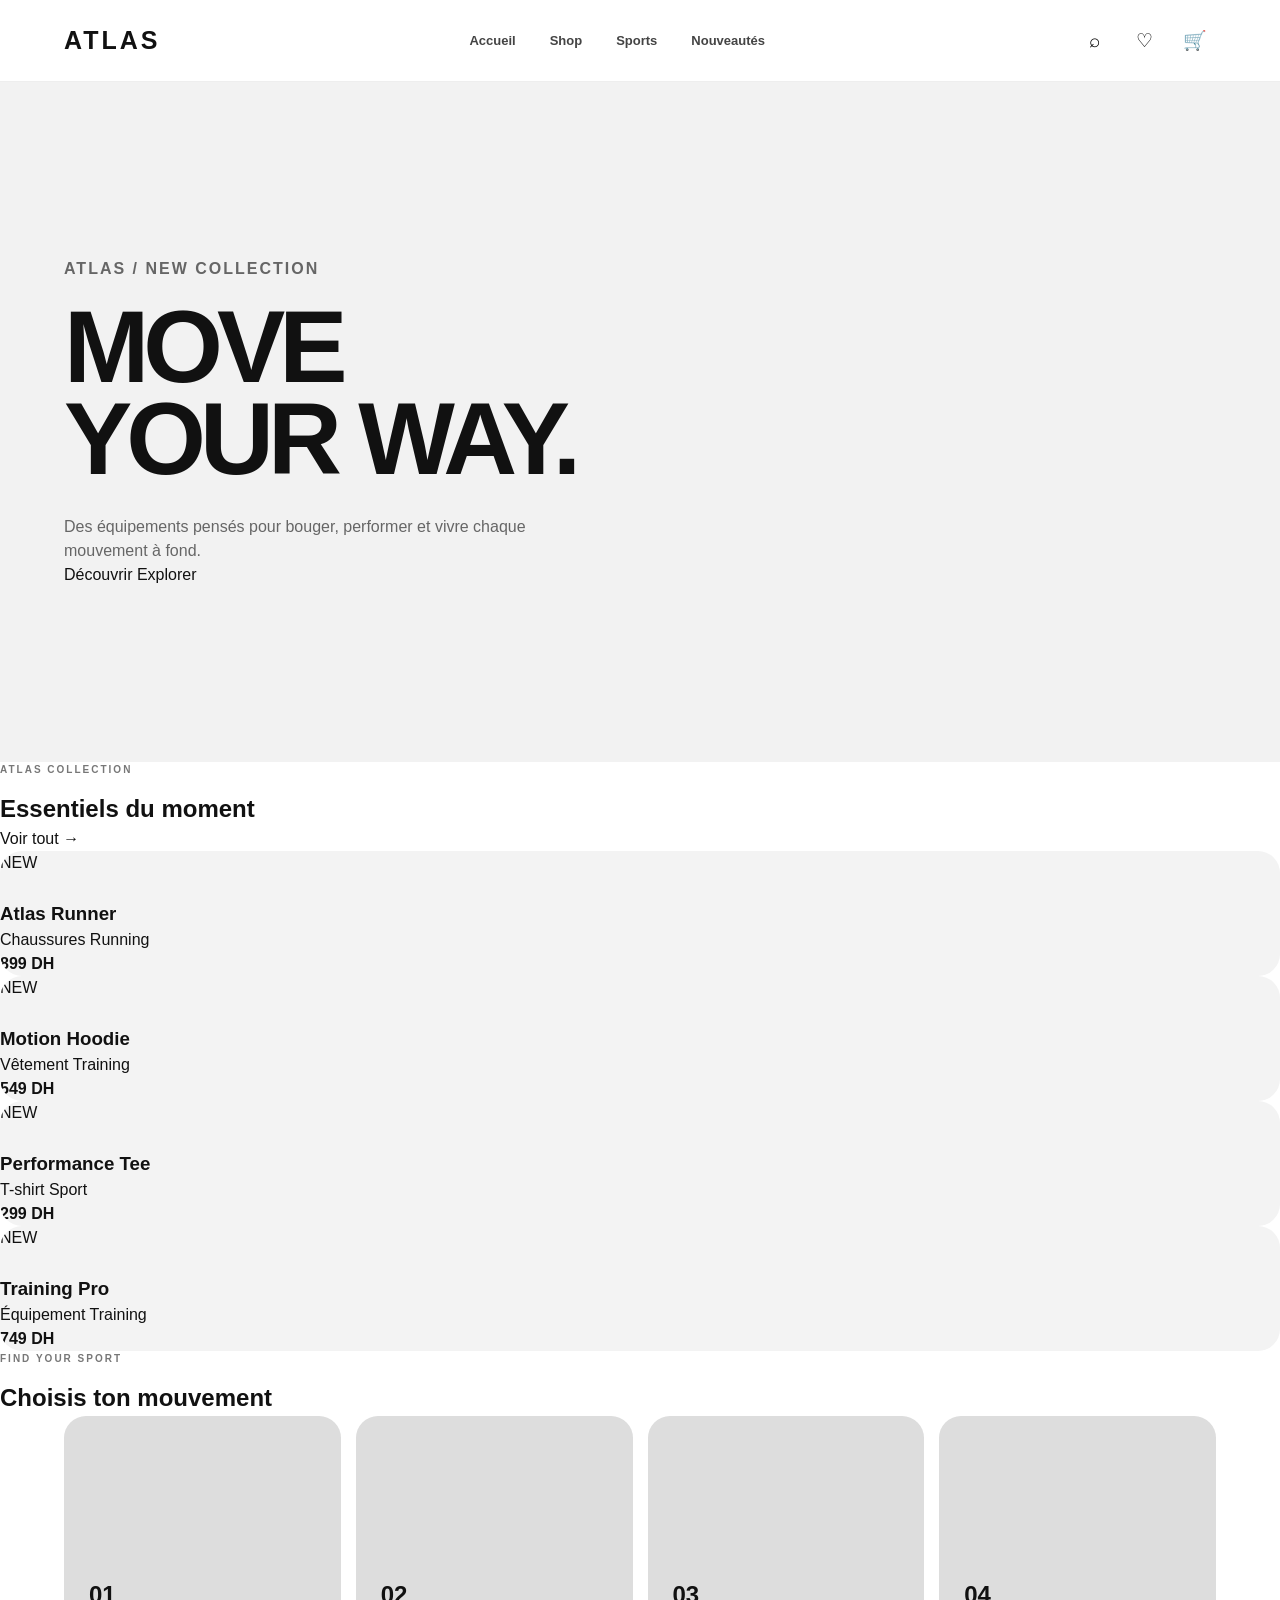
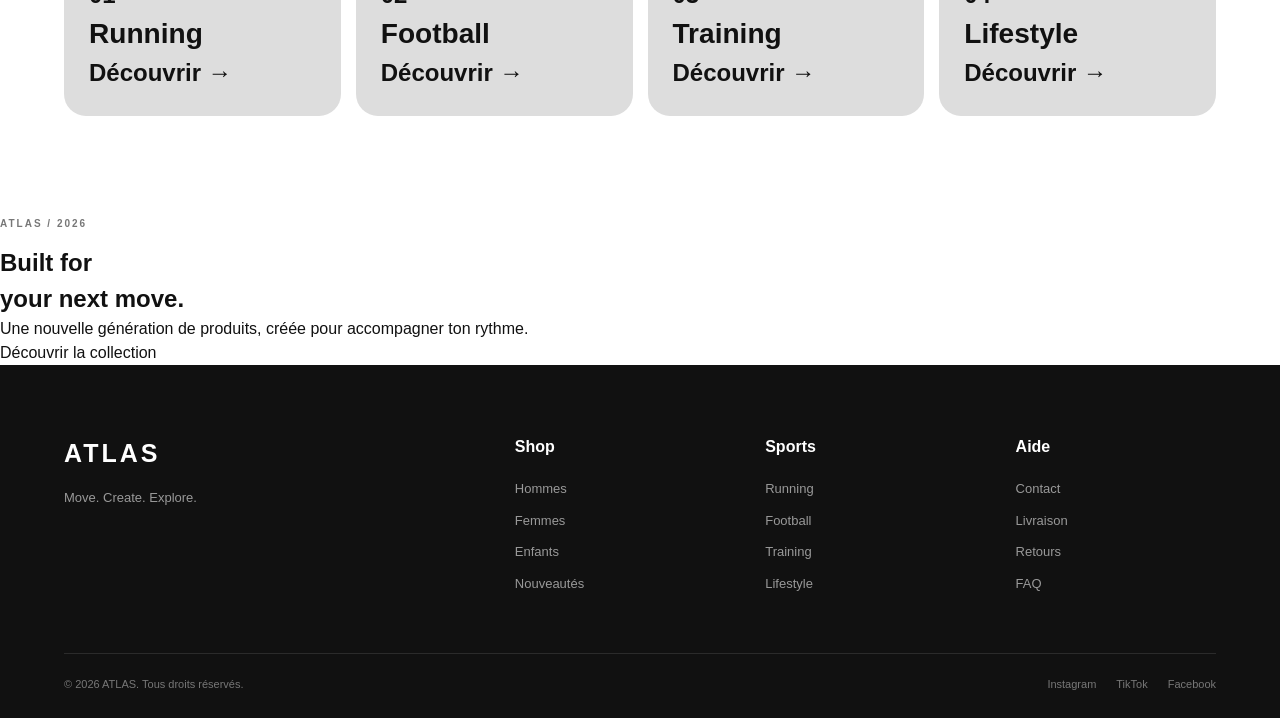
<file: index.html>
<!DOCTYPE html>
<html lang="fr">
<head>
    <meta charset="UTF-8">
    <meta name="viewport" content="width=device-width, initial-scale=1.0">
    <title>ATLAS — Move Your Way</title>
    <link rel="stylesheet" href="style.css">
</head>

<body>

    <!-- NAVBAR -->
    <header class="navbar">
        <div class="logo">ATLAS</div>

        <nav class="nav-links">
            <a href="#home">Accueil</a>
            <a href="#shop">Shop</a>
            <a href="#sports">Sports</a>
            <a href="#new">Nouveautés</a>
        </nav>

        <div class="nav-actions">
            <button>⌕</button>
            <button>♡</button>
            <button>🛒</button>
        </div>
    </header>


    <!-- HERO -->
    <main>

        <section class="hero" id="home">
            <div class="hero-content">
                <p class="small-title">ATLAS / NEW COLLECTION</p>

                <h1>MOVE<br>YOUR WAY.</h1>

                <p class="hero-text">
                    Des équipements pensés pour bouger,
                    performer et vivre chaque mouvement à fond.
                </p>

                <div class="hero-buttons">
                    <a href="#shop" class="btn btn-black">Découvrir</a>
                    <a href="#sports" class="btn btn-light">Explorer</a>
                </div>
            </div>
        </section>


        <!-- SHOP -->
        <section class="shop-section" id="shop">

            <div class="section-heading">
                <div>
                    <p class="small-title">ATLAS COLLECTION</p>
                    <h2>Essentiels du moment</h2>
                </div>

                <a href="#">Voir tout →</a>
            </div>


            <div class="product-grid">

                <article class="product-card">
                    <div class="product-image product-one">
                        <span>NEW</span>
                    </div>

                    <div class="product-info">
                        <div>
                            <h3>Atlas Runner</h3>
                            <p>Chaussures Running</p>
                        </div>

                        <strong>899 DH</strong>
                    </div>
                </article>


                <article class="product-card">
                    <div class="product-image product-two">
                        <span>NEW</span>
                    </div>

                    <div class="product-info">
                        <div>
                            <h3>Motion Hoodie</h3>
                            <p>Vêtement Training</p>
                        </div>

                        <strong>549 DH</strong>
                    </div>
                </article>


                <article class="product-card">
                    <div class="product-image product-three">
                        <span>NEW</span>
                    </div>

                    <div class="product-info">
                        <div>
                            <h3>Performance Tee</h3>
                            <p>T-shirt Sport</p>
                        </div>

                        <strong>299 DH</strong>
                    </div>
                </article>


                <article class="product-card">
                    <div class="product-image product-four">
                        <span>NEW</span>
                    </div>

                    <div class="product-info">
                        <div>
                            <h3>Training Pro</h3>
                            <p>Équipement Training</p>
                        </div>

                        <strong>749 DH</strong>
                    </div>
                </article>

            </div>
        </section>


        <!-- SPORTS -->
        <section class="sports-section" id="sports">

            <div class="section-heading">
                <div>
                    <p class="small-title">FIND YOUR SPORT</p>
                    <h2>Choisis ton mouvement</h2>
                </div>
            </div>


            <div class="sports-grid">

                <a href="#" class="sport-card sport-running">
                    <div>
                        <p>01</p>
                        <h3>Running</h3>
                        <span>Découvrir →</span>
                    </div>
                </a>

                <a href="#" class="sport-card sport-football">
                    <div>
                        <p>02</p>
                        <h3>Football</h3>
                        <span>Découvrir →</span>
                    </div>
                </a>

                <a href="#" class="sport-card sport-training">
                    <div>
                        <p>03</p>
                        <h3>Training</h3>
                        <span>Découvrir →</span>
                    </div>
                </a>

                <a href="#" class="sport-card sport-lifestyle">
                    <div>
                        <p>04</p>
                        <h3>Lifestyle</h3>
                        <span>Découvrir →</span>
                    </div>
                </a>

            </div>
        </section>


        <!-- NEW COLLECTION -->
        <section class="new-section" id="new">

            <div class="new-content">
                <p class="small-title">ATLAS / 2026</p>

                <h2>Built for<br>your next move.</h2>

                <p>
                    Une nouvelle génération de produits,
                    créée pour accompagner ton rythme.
                </p>

                <a href="#shop" class="btn btn-white">
                    Découvrir la collection
                </a>
            </div>

        </section>

    </main>


    <!-- FOOTER -->
    <footer>

        <div class="footer-top">

            <div class="footer-brand">
                <div class="logo">ATLAS</div>
                <p>
                    Move. Create. Explore.
                </p>
            </div>


            <div class="footer-column">
                <h4>Shop</h4>
                <a href="#">Hommes</a>
                <a href="#">Femmes</a>
                <a href="#">Enfants</a>
                <a href="#">Nouveautés</a>
            </div>


            <div class="footer-column">
                <h4>Sports</h4>
                <a href="#">Running</a>
                <a href="#">Football</a>
                <a href="#">Training</a>
                <a href="#">Lifestyle</a>
            </div>


            <div class="footer-column">
                <h4>Aide</h4>
                <a href="#">Contact</a>
                <a href="#">Livraison</a>
                <a href="#">Retours</a>
                <a href="#">FAQ</a>
            </div>

        </div>


        <div class="footer-bottom">
            <p>© 2026 ATLAS. Tous droits réservés.</p>

            <div>
                <a href="#">Instagram</a>
                <a href="#">TikTok</a>
                <a href="#">Facebook</a>
            </div>
        </div>

    </footer>


    <script src="script.js"></script>

</body>
</html>
</file>
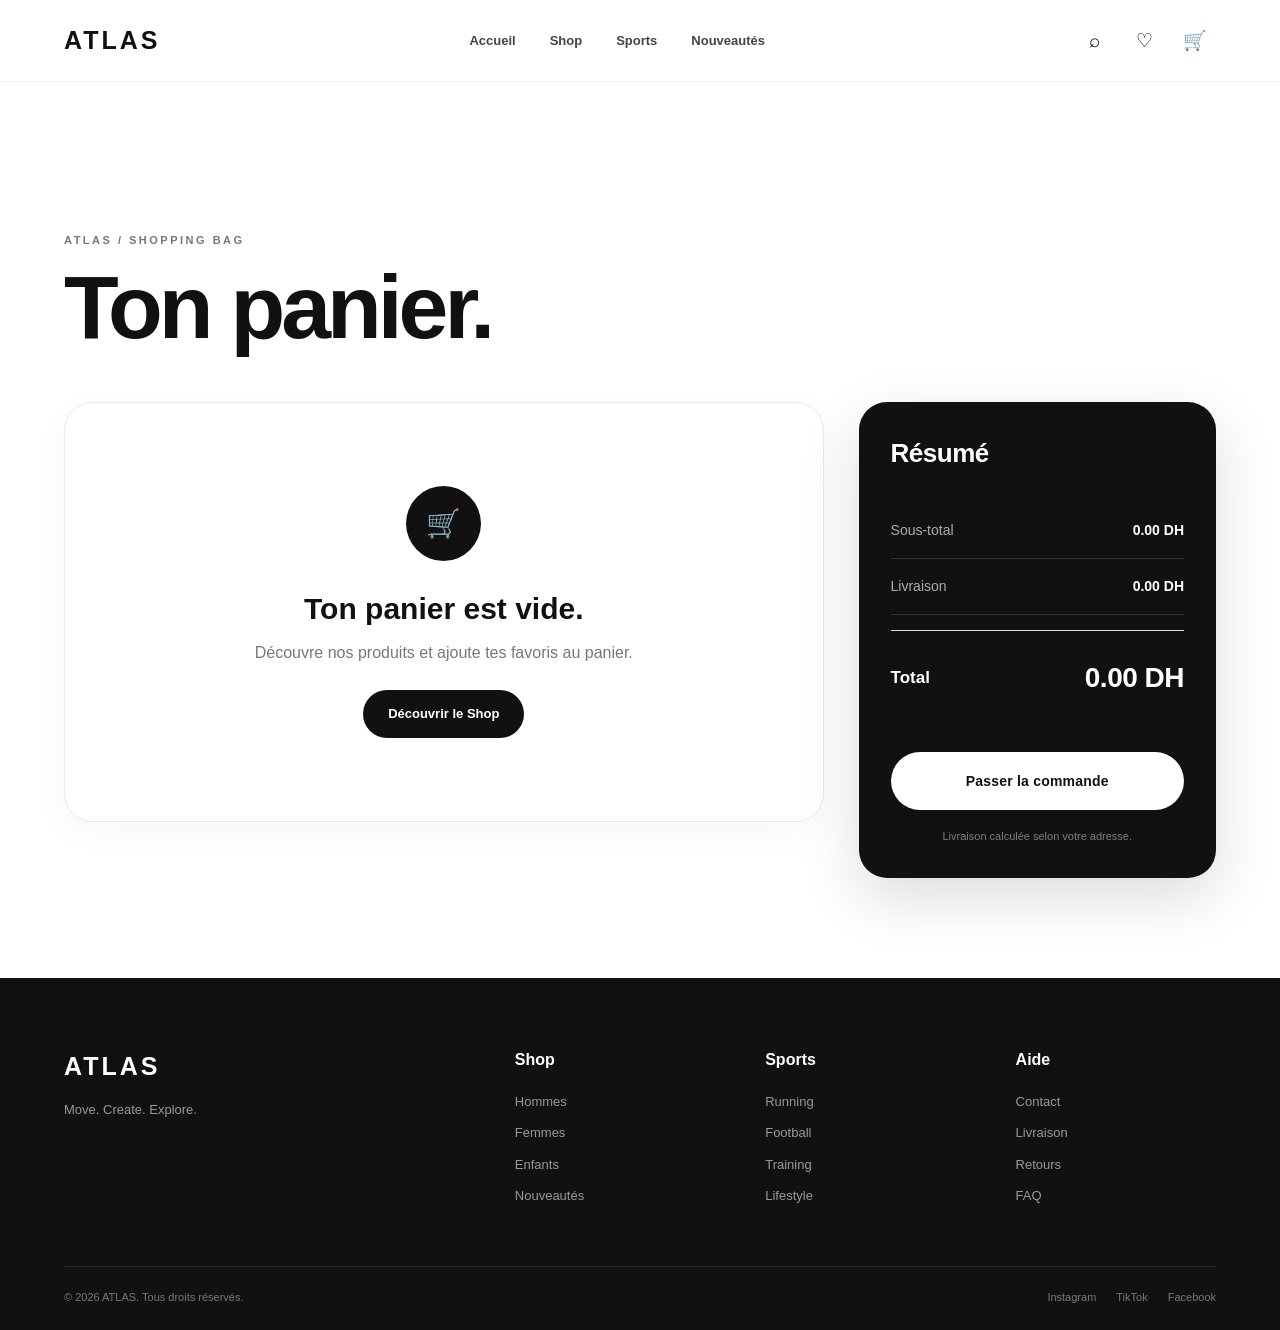
<file: cart.html>
<!DOCTYPE html>
<html lang="fr">

<head>

    <meta charset="UTF-8">
    <meta name="viewport" content="width=device-width, initial-scale=1.0">

    <title>ATLAS — Panier</title>

    <link rel="stylesheet" href="style.css">

    <style>

        /* =========================================
           ATLAS — PREMIUM CART PAGE
        ========================================= */

        .cart-page {
            max-width: 1450px;
            margin: 0 auto;
            padding: 150px 5% 100px;
        }


        /* =========================================
           CART HEADER
        ========================================= */

        .cart-header {
            margin-bottom: 55px;
        }

        .cart-header .small-title {
            margin-bottom: 18px;
            font-size: 11px;
            font-weight: 800;
            letter-spacing: 2.5px;
            text-transform: uppercase;
            color: #777;
        }

        .cart-header h1 {
            margin: 0;
            font-size: clamp(48px, 7vw, 100px);
            line-height: .9;
            letter-spacing: -4px;
            font-weight: 900;
        }


        /* =========================================
           CART LAYOUT
        ========================================= */

        .cart-layout {
            display: grid;
            grid-template-columns: minmax(0, 1.7fr) minmax(320px, .8fr);
            gap: 35px;
            align-items: start;
        }


        /* =========================================
           PRODUCTS AREA
        ========================================= */

        .cart-products {
            display: flex;
            flex-direction: column;
            gap: 18px;
            min-width: 0;
        }


        /* =========================================
           CART ITEM
        ========================================= */

        .cart-item {
            position: relative;
            display: grid;
            grid-template-columns: 190px minmax(0, 1fr) auto;
            gap: 24px;
            align-items: center;

            padding: 14px;

            background: #fff;
            border: 1px solid #e8e8e8;
            border-radius: 24px;

            box-shadow:
                0 8px 30px rgba(0, 0, 0, .035);

            transition:
                transform .3s ease,
                box-shadow .3s ease,
                border-color .3s ease;
        }

        .cart-item:hover {
            transform: translateY(-3px);

            border-color: #d8d8d8;

            box-shadow:
                0 18px 45px rgba(0, 0, 0, .08);
        }


        /* =========================================
           PRODUCT IMAGE
        ========================================= */

        .cart-item-image {
            position: relative;

            width: 190px;
            height: 190px;

            display: flex;
            align-items: center;
            justify-content: center;

            overflow: hidden;

            border-radius: 18px;

            background:
                linear-gradient(
                    145deg,
                    #e8e8e8,
                    #8a8a8a
                );

            color: rgba(0, 0, 0, .35);

            font-size: 12px;
            font-weight: 900;
            letter-spacing: 4px;
        }

        .cart-item-image::after {
            content: "ATLAS";

            position: absolute;
            right: 14px;
            bottom: 13px;

            font-size: 9px;
            font-weight: 900;
            letter-spacing: 3px;

            color: rgba(0, 0, 0, .32);
        }


        /* =========================================
           PRODUCT INFO
        ========================================= */

        .cart-item-info {
            min-width: 0;
        }

        .cart-item-info h3 {
            margin: 0 0 8px;

            font-size: 24px;
            line-height: 1.1;
            font-weight: 800;

            letter-spacing: -.5px;
        }

        .cart-item-info p {
            margin: 0;

            color: #777;

            font-size: 14px;
            line-height: 1.6;
        }


        /* =========================================
           BOTTOM AREA
        ========================================= */

        .cart-item-bottom {
            display: flex;
            align-items: center;
            gap: 15px;

            margin-top: 28px;
        }


        /* =========================================
           QUANTITY
        ========================================= */

        .quantity {
            display: inline-flex;
            align-items: center;

            min-height: 42px;

            border: 1px solid #dedede;
            border-radius: 999px;

            background: #fafafa;

            overflow: hidden;
        }

        .quantity button {
            width: 38px;
            height: 40px;

            border: 0;
            background: transparent;

            font-size: 18px;
            cursor: pointer;

            transition:
                background .2s ease,
                color .2s ease;
        }

        .quantity button:hover {
            background: #111;
            color: #fff;
        }

        .quantity-value {
            min-width: 32px;

            text-align: center;

            font-size: 13px;
            font-weight: 800;
        }


        /* =========================================
           RIGHT SIDE
        ========================================= */

        .cart-item-right {
            min-width: 135px;

            display: flex;
            flex-direction: column;
            align-items: flex-end;
            justify-content: center;

            gap: 12px;
        }

        .cart-item-unit-price {
            font-size: 12px;
            color: #999;
        }

        .cart-item-price {
            font-size: 22px;
            font-weight: 900;
            white-space: nowrap;
        }


        /* =========================================
           REMOVE BUTTON
        ========================================= */

        .remove-item {
            border: 0;
            background: transparent;

            padding: 5px 0;

            color: #888;

            font-size: 12px;
            font-weight: 700;

            cursor: pointer;

            transition:
                color .2s ease,
                transform .2s ease;
        }

        .remove-item:hover {
            color: #111;
            transform: translateX(-2px);
        }


        /* =========================================
           SUMMARY
        ========================================= */

        .cart-summary {
            position: sticky;
            top: 110px;

            padding: 32px;

            border-radius: 28px;

            background: #111;
            color: #fff;

            box-shadow:
                0 20px 60px rgba(0, 0, 0, .14);
        }

        .cart-summary h2 {
            margin: 0 0 30px;

            font-size: 26px;
            font-weight: 800;

            letter-spacing: -.5px;
        }


        /* =========================================
           SUMMARY LINES
        ========================================= */

        .summary-line {
            display: flex;
            align-items: center;
            justify-content: space-between;

            padding: 17px 0;

            border-bottom: 1px solid rgba(255,255,255,.12);

            color: rgba(255,255,255,.65);

            font-size: 14px;
        }

        .summary-line strong {
            color: #fff;
            font-size: 14px;
        }


        /* =========================================
           TOTAL
        ========================================= */

        .summary-total {
            display: flex;
            align-items: center;
            justify-content: space-between;

            padding: 26px 0 28px;

            font-size: 17px;
            font-weight: 700;
        }

        .summary-total strong {
            font-size: 28px;
            font-weight: 900;
            letter-spacing: -.5px;
        }


        /* =========================================
           CHECKOUT
        ========================================= */

        .checkout-button {
            width: 100%;

            min-height: 58px;

            border: 0;
            border-radius: 999px;

            background: #fff;
            color: #111;

            font-size: 14px;
            font-weight: 900;
            letter-spacing: .2px;

            cursor: pointer;

            transition:
                transform .25s ease,
                background .25s ease;
        }

        .checkout-button:hover {
            transform: translateY(-2px);

            background: #e9e9e9;
        }

        .checkout-button:active {
            transform: translateY(0);
        }


        /* =========================================
           CART NOTE
        ========================================= */

        .cart-note {
            margin: 18px 0 0;

            text-align: center;

            color: rgba(255,255,255,.45);

            font-size: 11px;
            line-height: 1.6;
        }


        /* =========================================
           EMPTY CART
        ========================================= */

        .empty-cart {
            min-height: 420px;

            display: flex;
            flex-direction: column;
            align-items: center;
            justify-content: center;

            padding: 50px;

            background: #fff;

            border: 1px solid #e8e8e8;
            border-radius: 28px;

            text-align: center;

            box-shadow:
                0 10px 35px rgba(0,0,0,.035);
        }

        .empty-cart-icon {
            width: 75px;
            height: 75px;

            display: flex;
            align-items: center;
            justify-content: center;

            margin-bottom: 25px;

            border-radius: 50%;

            background: #111;
            color: #fff;

            font-size: 28px;
        }

        .empty-cart h2 {
            margin: 0 0 10px;

            font-size: 30px;
            font-weight: 900;
        }

        .empty-cart p {
            margin: 0 0 25px;

            color: #777;
        }

        .empty-cart a {
            display: inline-flex;
            align-items: center;
            justify-content: center;

            min-height: 48px;
            padding: 0 25px;

            border-radius: 999px;

            background: #111;
            color: #fff;

            text-decoration: none;

            font-size: 13px;
            font-weight: 800;

            transition:
                transform .25s ease,
                background .25s ease;
        }

        .empty-cart a:hover {
            background: #333;
            transform: translateY(-2px);
        }


        /* =========================================
           MOBILE
        ========================================= */

        @media (max-width: 950px) {

            .cart-layout {
                grid-template-columns: 1fr;
            }

            .cart-summary {
                position: static;
            }

        }


        @media (max-width: 700px) {

            .cart-page {
                padding: 120px 20px 70px;
            }

            .cart-header {
                margin-bottom: 35px;
            }

            .cart-header h1 {
                font-size: 56px;
                letter-spacing: -3px;
            }

            .cart-item {
                grid-template-columns: 120px minmax(0, 1fr);
                gap: 17px;
            }

            .cart-item-image {
                width: 120px;
                height: 145px;
            }

            .cart-item-right {
                grid-column: 2;
                min-width: 0;

                flex-direction: row;
                align-items: center;
                justify-content: space-between;
            }

            .cart-item-bottom {
                margin-top: 18px;
            }

            .cart-summary {
                padding: 25px;
                border-radius: 23px;
            }

        }


        @media (max-width: 480px) {

            .cart-page {
                padding-left: 15px;
                padding-right: 15px;
            }

            .cart-header h1 {
                font-size: 45px;
            }

            .cart-item {
                grid-template-columns: 95px minmax(0, 1fr);
                padding: 10px;
                border-radius: 20px;
            }

            .cart-item-image {
                width: 95px;
                height: 120px;
                border-radius: 15px;
            }

            .cart-item-info h3 {
                font-size: 17px;
            }

            .cart-item-info p {
                font-size: 12px;
            }

            .cart-item-price {
                font-size: 18px;
            }

            .cart-item-unit-price {
                font-size: 10px;
            }

            .quantity button {
                width: 34px;
            }

            .quantity {
                min-height: 38px;
            }

            .cart-summary h2 {
                font-size: 23px;
            }

            .summary-total strong {
                font-size: 24px;
            }

        }

    </style>

</head>


<body>


    <!-- =========================================
         NAVBAR
    ========================================== -->

    <header class="navbar">

        <a href="index.html" class="logo">
            ATLAS
        </a>


        <nav class="nav-links">

            <a href="index.html">
                Accueil
            </a>

            <a href="shop.html">
                Shop
            </a>

            <a href="#">
                Sports
            </a>

            <a href="#">
                Nouveautés
            </a>

        </nav>


        <div class="nav-actions">

            <button type="button">
                ⌕
            </button>

            <button type="button">
                ♡
            </button>

            <button
                id="cartButton"
                type="button"
            >
                🛒
            </button>

        </div>

    </header>


    <!-- =========================================
         CART
    ========================================== -->

    <main class="cart-page">


        <div class="cart-header">

            <p class="small-title">
                ATLAS / SHOPPING BAG
            </p>

            <h1>
                Ton panier.
            </h1>

        </div>


        <div class="cart-layout">


            <!-- PRODUCTS -->

            <section
                class="cart-products"
                id="cartProducts"
            >

                <!--
                    Les produits sont ajoutés automatiquement
                    par script.js
                -->

            </section>


            <!-- SUMMARY -->

            <aside class="cart-summary">

                <h2>
                    Résumé
                </h2>


                <div class="summary-line">

                    <span>
                        Sous-total
                    </span>

                    <strong id="subtotal">
                        0 DH
                    </strong>

                </div>


                <div class="summary-line">

                    <span>
                        Livraison
                    </span>

                    <strong id="shipping">
                        0 DH
                    </strong>

                </div>


                <div class="summary-total">

                    <span>
                        Total
                    </span>

                    <strong id="total">
                        0 DH
                    </strong>

                </div>


                <button
                    class="checkout-button"
                    id="checkoutButton"
                    type="button"
                >
                    Passer la commande
                </button>


                <p class="cart-note">
                    Livraison calculée selon votre adresse.
                </p>

            </aside>


        </div>

    </main>


    <!-- =========================================
         FOOTER
    ========================================== -->

    <footer>

        <div class="footer-top">


            <div class="footer-brand">

                <div class="logo">
                    ATLAS
                </div>

                <p>
                    Move. Create. Explore.
                </p>

            </div>


            <div class="footer-column">

                <h4>
                    Shop
                </h4>

                <a href="shop.html">
                    Hommes
                </a>

                <a href="shop.html">
                    Femmes
                </a>

                <a href="shop.html">
                    Enfants
                </a>

                <a href="shop.html">
                    Nouveautés
                </a>

            </div>


            <div class="footer-column">

                <h4>
                    Sports
                </h4>

                <a href="#">
                    Running
                </a>

                <a href="#">
                    Football
                </a>

                <a href="#">
                    Training
                </a>

                <a href="#">
                    Lifestyle
                </a>

            </div>


            <div class="footer-column">

                <h4>
                    Aide
                </h4>

                <a href="#">
                    Contact
                </a>

                <a href="#">
                    Livraison
                </a>

                <a href="#">
                    Retours
                </a>

                <a href="#">
                    FAQ
                </a>

            </div>


        </div>


        <div class="footer-bottom">

            <p>
                © 2026 ATLAS. Tous droits réservés.
            </p>


            <div>

                <a href="#">
                    Instagram
                </a>

                <a href="#">
                    TikTok
                </a>

                <a href="#">
                    Facebook
                </a>

            </div>

        </div>

    </footer>


    <script src="script.js"></script>

</body>

</html>
</file>
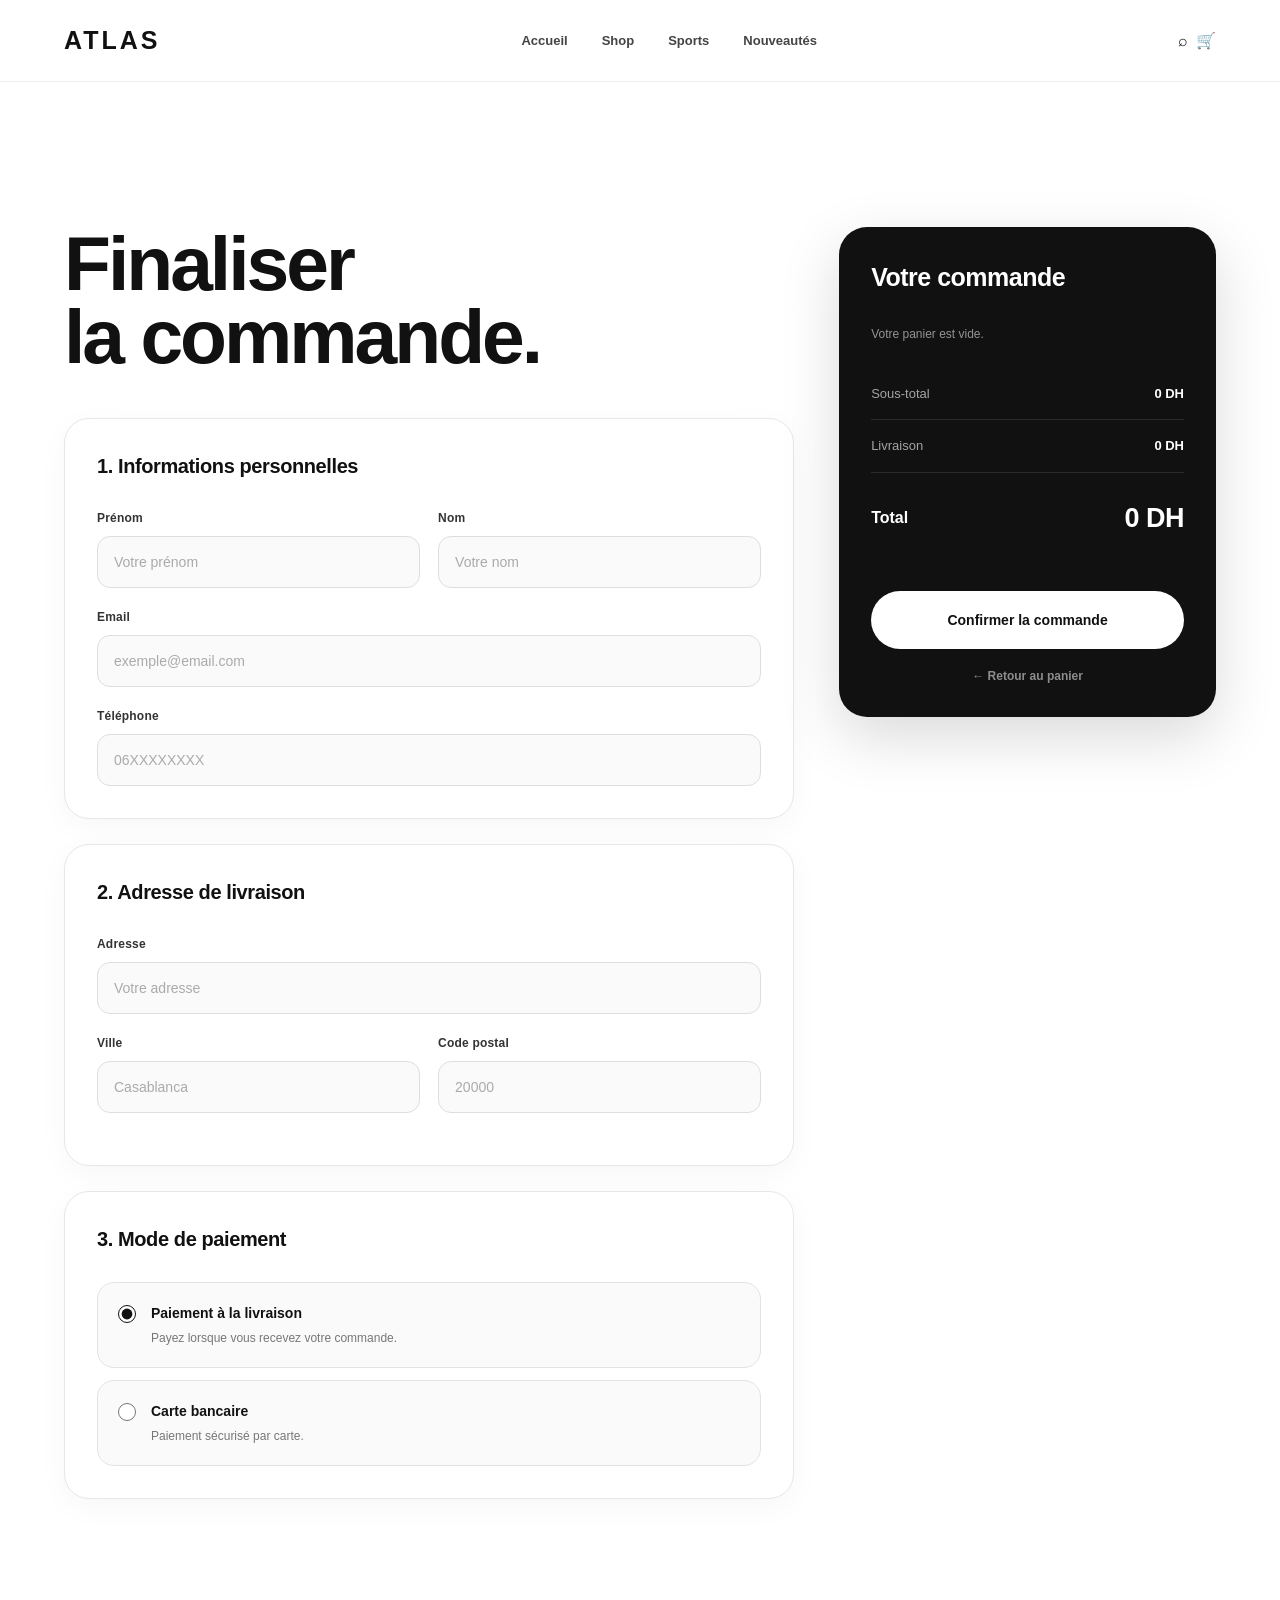
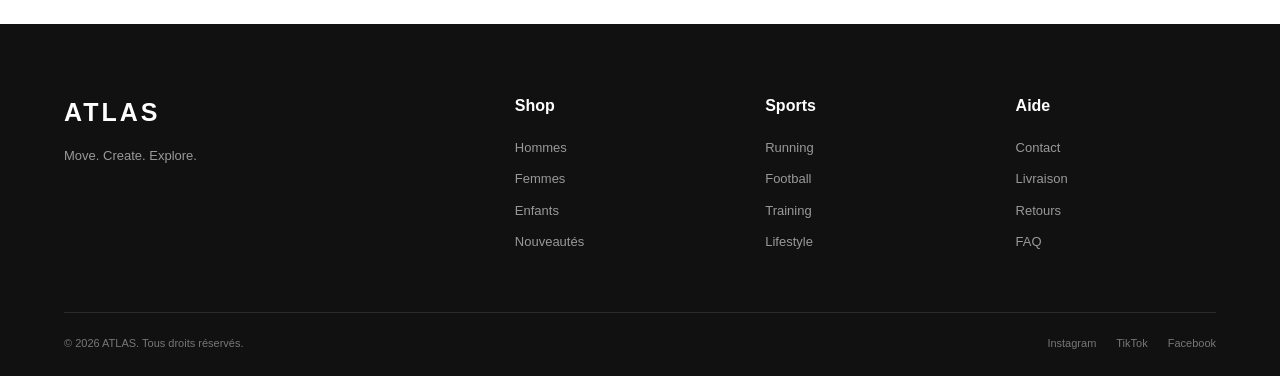
<file: checkout.html>
<!DOCTYPE html>
<html lang="fr">

<head>

    <meta charset="UTF-8">
    <meta name="viewport" content="width=device-width, initial-scale=1.0">

    <title>ATLAS — Checkout</title>

    <link rel="stylesheet" href="style.css">

    <style>

        /* =========================================
           ATLAS — PREMIUM CHECKOUT
        ========================================= */

        .checkout-page {
            max-width: 1450px;
            margin: 0 auto;
            padding: 145px 5% 100px;
        }


        /* =========================================
           CHECKOUT CONTAINER
        ========================================= */

        .checkout-container {
            display: grid;
            grid-template-columns: minmax(0, 1.55fr) minmax(340px, .8fr);
            gap: 45px;
            align-items: start;
        }


        /* =========================================
           LEFT SIDE
        ========================================= */

        .checkout-left {
            min-width: 0;
        }

        .checkout-left > h1 {
            margin: 0 0 45px;

            font-size: clamp(45px, 6vw, 78px);
            line-height: .95;
            letter-spacing: -3px;
            font-weight: 900;
        }


        /* =========================================
           CHECKOUT SECTION
        ========================================= */

        .checkout-section {
            margin-bottom: 25px;
            padding: 32px;

            background: #fff;

            border: 1px solid #e7e7e7;
            border-radius: 25px;

            box-shadow:
                0 8px 30px rgba(0, 0, 0, .035);
        }

        .checkout-section h2 {
            margin: 0 0 28px;

            font-size: 20px;
            font-weight: 850;

            letter-spacing: -.4px;
        }


        /* =========================================
           FORM
        ========================================= */

        .form-row {
            display: grid;
            grid-template-columns: 1fr 1fr;
            gap: 18px;
        }

        .form-group {
            margin-bottom: 20px;
        }

        .form-group:last-child {
            margin-bottom: 0;
        }

        .form-group label {
            display: block;

            margin-bottom: 9px;

            color: #333;

            font-size: 12px;
            font-weight: 800;
            letter-spacing: .2px;
        }

        .form-group input {
            width: 100%;
            min-height: 52px;

            box-sizing: border-box;

            padding: 0 16px;

            border: 1px solid #dedede;
            border-radius: 13px;

            outline: none;

            background: #fafafa;
            color: #111;

            font-family: inherit;
            font-size: 14px;

            transition:
                border-color .2s ease,
                background .2s ease,
                box-shadow .2s ease;
        }

        .form-group input::placeholder {
            color: #aaa;
        }

        .form-group input:hover {
            border-color: #c8c8c8;
        }

        .form-group input:focus {
            border-color: #111;
            background: #fff;

            box-shadow:
                0 0 0 3px rgba(0, 0, 0, .06);
        }


        /* =========================================
           PAYMENT OPTIONS
        ========================================= */

        .payment-option {
            position: relative;

            display: flex;
            align-items: flex-start;
            gap: 15px;

            padding: 20px;

            margin-bottom: 12px;

            border: 1px solid #e3e3e3;
            border-radius: 17px;

            background: #fafafa;

            cursor: pointer;

            transition:
                border-color .25s ease,
                background .25s ease,
                transform .25s ease;
        }

        .payment-option:last-child {
            margin-bottom: 0;
        }

        .payment-option:hover {
            transform: translateY(-2px);

            border-color: #bbb;
            background: #fff;
        }

        .payment-option input {
            width: 18px;
            height: 18px;

            margin-top: 2px;

            accent-color: #111;

            cursor: pointer;
        }

        .payment-option strong {
            display: block;

            margin-bottom: 5px;

            font-size: 14px;
            font-weight: 850;
        }

        .payment-option p {
            margin: 0;

            color: #777;

            font-size: 12px;
            line-height: 1.5;
        }


        /* =========================================
           RIGHT SUMMARY
        ========================================= */

        .checkout-summary {
            position: sticky;
            top: 110px;

            padding: 32px;

            border-radius: 28px;

            background: #111;
            color: #fff;

            box-shadow:
                0 20px 60px rgba(0, 0, 0, .15);
        }

        .checkout-summary h2 {
            margin: 0 0 28px;

            font-size: 25px;
            font-weight: 850;

            letter-spacing: -.5px;
        }


        /* =========================================
           CHECKOUT PRODUCTS
        ========================================= */

        #checkoutProducts {
            display: flex;
            flex-direction: column;
            gap: 13px;

            margin-bottom: 25px;
        }

        .checkout-product {
            display: flex;
            align-items: center;
            justify-content: space-between;
            gap: 15px;

            padding-bottom: 14px;

            border-bottom: 1px solid rgba(255,255,255,.11);
        }

        .checkout-product-info {
            min-width: 0;
        }

        .checkout-product-info strong {
            display: block;

            margin-bottom: 4px;

            font-size: 13px;
            font-weight: 800;
        }

        .checkout-product-info span {
            color: rgba(255,255,255,.48);

            font-size: 11px;
        }

        .checkout-product-price {
            flex-shrink: 0;

            font-size: 13px;
            font-weight: 800;
        }


        /* =========================================
           SUMMARY LINES
        ========================================= */

        .checkout-line {
            display: flex;
            align-items: center;
            justify-content: space-between;

            padding: 16px 0;

            border-bottom: 1px solid rgba(255,255,255,.11);

            color: rgba(255,255,255,.62);

            font-size: 13px;
        }

        .checkout-line strong {
            color: #fff;
        }


        /* =========================================
           TOTAL
        ========================================= */

        .checkout-total {
            display: flex;
            align-items: center;
            justify-content: space-between;

            padding: 25px 0 28px;

            font-size: 16px;
            font-weight: 750;
        }

        .checkout-total strong {
            font-size: 27px;
            font-weight: 900;

            letter-spacing: -.5px;
        }


        /* =========================================
           CONFIRM BUTTON
        ========================================= */

        .checkout-button {
            width: 100%;
            min-height: 58px;

            border: 0;
            border-radius: 999px;

            background: #fff;
            color: #111;

            font-family: inherit;

            font-size: 14px;
            font-weight: 900;

            cursor: pointer;

            transition:
                transform .25s ease,
                background .25s ease;
        }

        .checkout-button:hover {
            transform: translateY(-2px);

            background: #e9e9e9;
        }

        .checkout-button:active {
            transform: translateY(0);
        }


        /* =========================================
           BACK TO CART
        ========================================= */

        .back-cart {
            display: block;

            margin-top: 18px;

            color: rgba(255,255,255,.52);

            text-align: center;
            text-decoration: none;

            font-size: 12px;
            font-weight: 700;

            transition:
                color .2s ease;
        }

        .back-cart:hover {
            color: #fff;
        }


        /* =========================================
           FOOTER
        ========================================= */

        .checkout-page + .footer {
            margin-top: 0;
        }


        /* =========================================
           RESPONSIVE
        ========================================= */

        @media (max-width: 950px) {

            .checkout-container {
                grid-template-columns: 1fr;
            }

            .checkout-summary {
                position: static;
            }

        }


        @media (max-width: 700px) {

            .checkout-page {
                padding: 120px 20px 70px;
            }

            .checkout-left > h1 {
                margin-bottom: 32px;

                font-size: 52px;
                letter-spacing: -2.5px;
            }

            .checkout-section {
                padding: 25px;
                border-radius: 21px;
            }

            .form-row {
                grid-template-columns: 1fr;
                gap: 0;
            }

            .checkout-summary {
                padding: 25px;
                border-radius: 23px;
            }

        }


        @media (max-width: 480px) {

            .checkout-page {
                padding-left: 15px;
                padding-right: 15px;
            }

            .checkout-left > h1 {
                font-size: 43px;
            }

            .checkout-section {
                padding: 21px;
            }

            .checkout-section h2 {
                font-size: 18px;
            }

            .form-group input {
                min-height: 50px;
            }

            .checkout-summary h2 {
                font-size: 22px;
            }

            .checkout-total strong {
                font-size: 24px;
            }

        }

    </style>

</head>


<body>


    <!-- =========================================
         NAVBAR
    ========================================== -->

    <header class="navbar">


        <a href="index.html" class="logo">
            ATLAS
        </a>


        <nav class="nav-links">

            <a href="index.html">
                Accueil
            </a>

            <a href="shop.html">
                Shop
            </a>

            <a href="shop.html">
                Sports
            </a>

            <a href="shop.html">
                Nouveautés
            </a>

        </nav>


        <div class="nav-actions">

            <a href="shop.html">
                ⌕
            </a>

            <a href="cart.html">
                🛒
            </a>

        </div>


    </header>


    <!-- =========================================
         CHECKOUT
    ========================================== -->

    <main class="checkout-page">


        <div class="checkout-container">


            <!-- =====================================
                 LEFT
            ====================================== -->

            <div class="checkout-left">


                <h1>
                    Finaliser<br>
                    la commande.
                </h1>


                <!-- INFORMATIONS -->

                <section class="checkout-section">

                    <h2>
                        1. Informations personnelles
                    </h2>


                    <div class="form-row">

                        <div class="form-group">

                            <label for="firstName">
                                Prénom
                            </label>

                            <input
                                type="text"
                                id="firstName"
                                placeholder="Votre prénom"
                            >

                        </div>


                        <div class="form-group">

                            <label for="lastName">
                                Nom
                            </label>

                            <input
                                type="text"
                                id="lastName"
                                placeholder="Votre nom"
                            >

                        </div>

                    </div>


                    <div class="form-group">

                        <label for="email">
                            Email
                        </label>

                        <input
                            type="email"
                            id="email"
                            placeholder="exemple@email.com"
                        >

                    </div>


                    <div class="form-group">

                        <label for="phone">
                            Téléphone
                        </label>

                        <input
                            type="tel"
                            id="phone"
                            placeholder="06XXXXXXXX"
                        >

                    </div>


                </section>


                <!-- ADRESSE -->

                <section class="checkout-section">

                    <h2>
                        2. Adresse de livraison
                    </h2>


                    <div class="form-group">

                        <label for="address">
                            Adresse
                        </label>

                        <input
                            type="text"
                            id="address"
                            placeholder="Votre adresse"
                        >

                    </div>


                    <div class="form-row">

                        <div class="form-group">

                            <label for="city">
                                Ville
                            </label>

                            <input
                                type="text"
                                id="city"
                                placeholder="Casablanca"
                            >

                        </div>


                        <div class="form-group">

                            <label for="postalCode">
                                Code postal
                            </label>

                            <input
                                type="text"
                                id="postalCode"
                                placeholder="20000"
                            >

                        </div>

                    </div>


                </section>


                <!-- PAIEMENT -->

                <section class="checkout-section">

                    <h2>
                        3. Mode de paiement
                    </h2>


                    <label class="payment-option">

                        <input
                            type="radio"
                            name="payment"
                            value="cod"
                            checked
                        >

                        <div>

                            <strong>
                                Paiement à la livraison
                            </strong>

                            <p>
                                Payez lorsque vous recevez votre commande.
                            </p>

                        </div>

                    </label>


                    <label class="payment-option">

                        <input
                            type="radio"
                            name="payment"
                            value="card"
                        >

                        <div>

                            <strong>
                                Carte bancaire
                            </strong>

                            <p>
                                Paiement sécurisé par carte.
                            </p>

                        </div>

                    </label>


                </section>


            </div>


            <!-- =====================================
                 SUMMARY
            ====================================== -->

            <aside class="checkout-summary">


                <h2>
                    Votre commande
                </h2>


                <div id="checkoutProducts">

                    <!--
                        Produits ajoutés automatiquement
                        par script.js
                    -->

                </div>


                <div class="checkout-line">

                    <span>
                        Sous-total
                    </span>

                    <strong id="checkoutSubtotal">
                        0 DH
                    </strong>

                </div>


                <div class="checkout-line">

                    <span>
                        Livraison
                    </span>

                    <strong id="checkoutShipping">
                        0 DH
                    </strong>

                </div>


                <div class="checkout-total">

                    <span>
                        Total
                    </span>

                    <strong id="checkoutTotal">
                        0 DH
                    </strong>

                </div>


                <button
                    id="confirmOrder"
                    class="checkout-button"
                    type="button"
                >
                    Confirmer la commande
                </button>


                <a
                    href="cart.html"
                    class="back-cart"
                >
                    ← Retour au panier
                </a>


            </aside>


        </div>

    </main>


    <!-- =========================================
         FOOTER
    ========================================== -->

    <footer>


        <div class="footer-top">


            <div class="footer-brand">

                <div class="logo">
                    ATLAS
                </div>

                <p>
                    Move. Create. Explore.
                </p>

            </div>


            <div class="footer-column">

                <h4>
                    Shop
                </h4>

                <a href="shop.html">
                    Hommes
                </a>

                <a href="shop.html">
                    Femmes
                </a>

                <a href="shop.html">
                    Enfants
                </a>

                <a href="shop.html">
                    Nouveautés
                </a>

            </div>


            <div class="footer-column">

                <h4>
                    Sports
                </h4>

                <a href="shop.html">
                    Running
                </a>

                <a href="shop.html">
                    Football
                </a>

                <a href="shop.html">
                    Training
                </a>

                <a href="shop.html">
                    Lifestyle
                </a>

            </div>


            <div class="footer-column">

                <h4>
                    Aide
                </h4>

                <a href="#">
                    Contact
                </a>

                <a href="#">
                    Livraison
                </a>

                <a href="#">
                    Retours
                </a>

                <a href="#">
                    FAQ
                </a>

            </div>


        </div>


        <div class="footer-bottom">

            <p>
                © 2026 ATLAS. Tous droits réservés.
            </p>


            <div>

                <a href="#">
                    Instagram
                </a>

                <a href="#">
                    TikTok
                </a>

                <a href="#">
                    Facebook
                </a>

            </div>


        </div>


    </footer>


    <script src="script.js"></script>

</body>

</html>
</file>
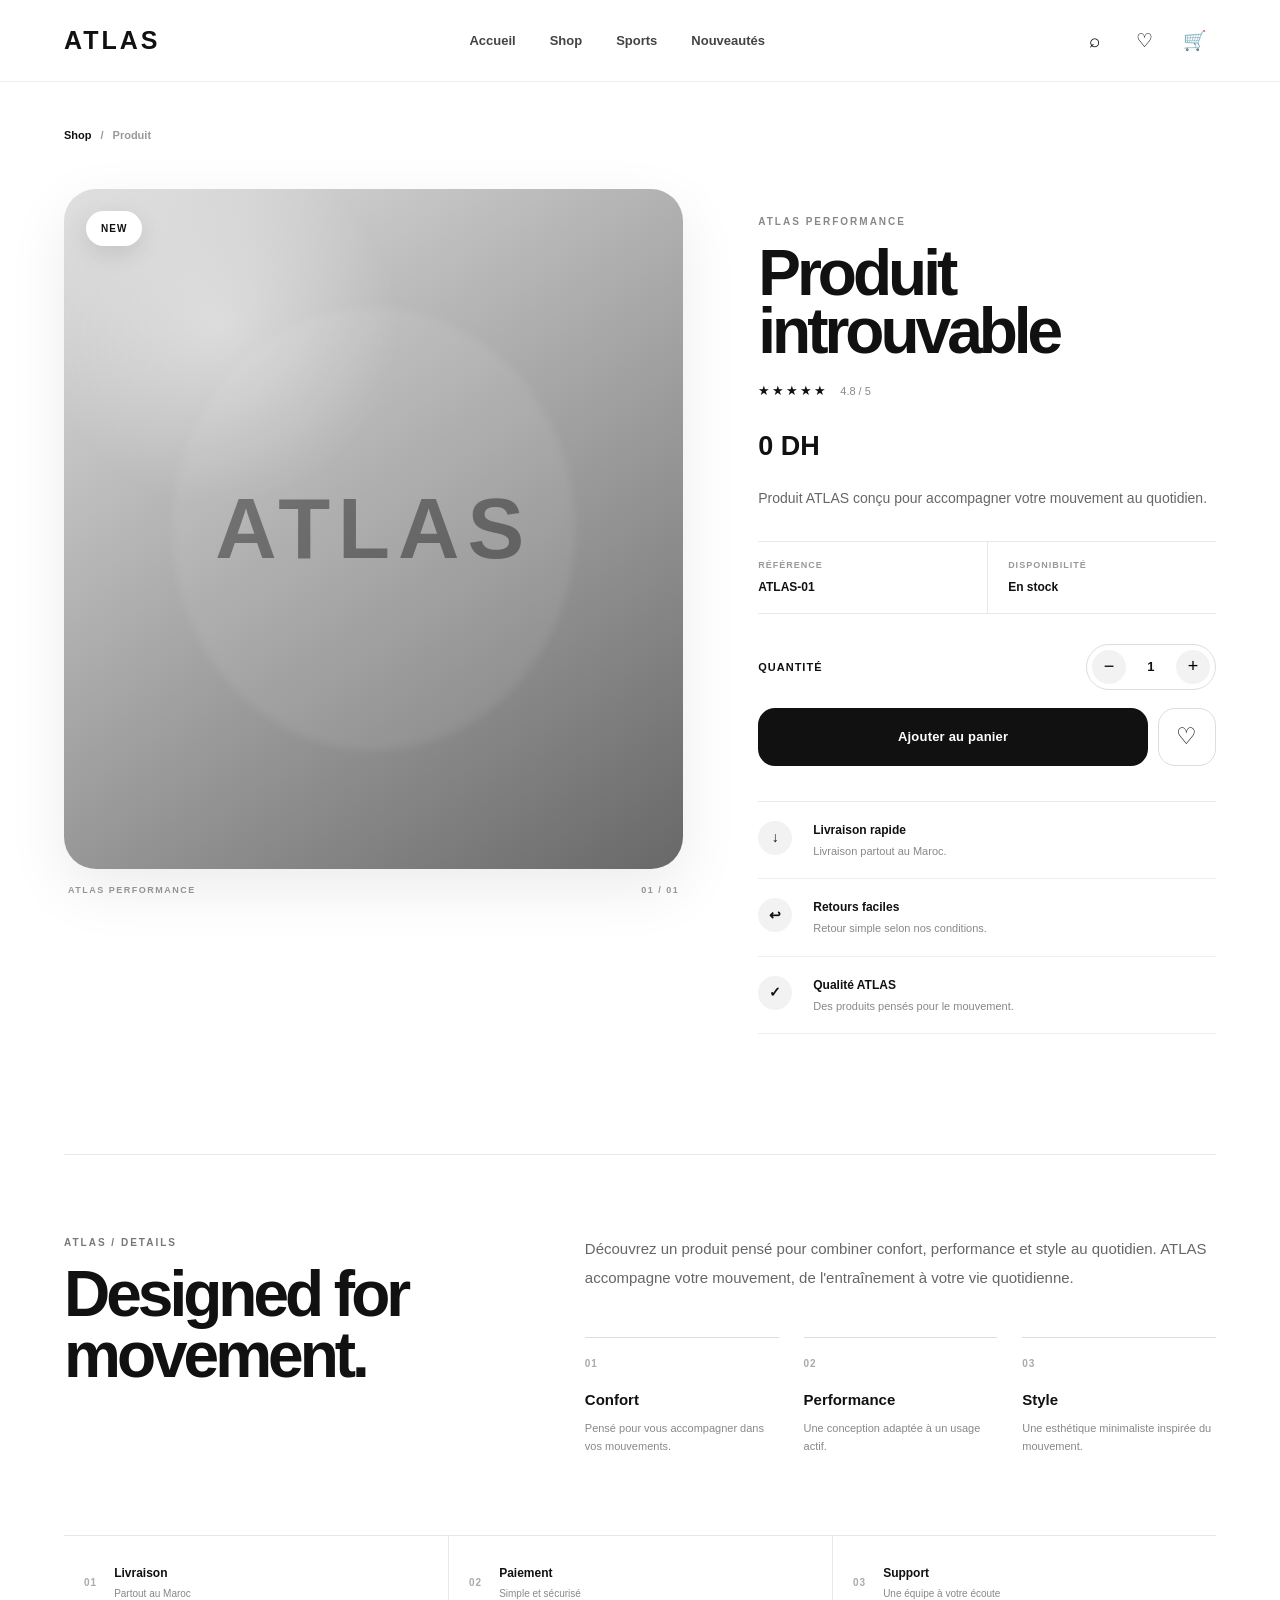
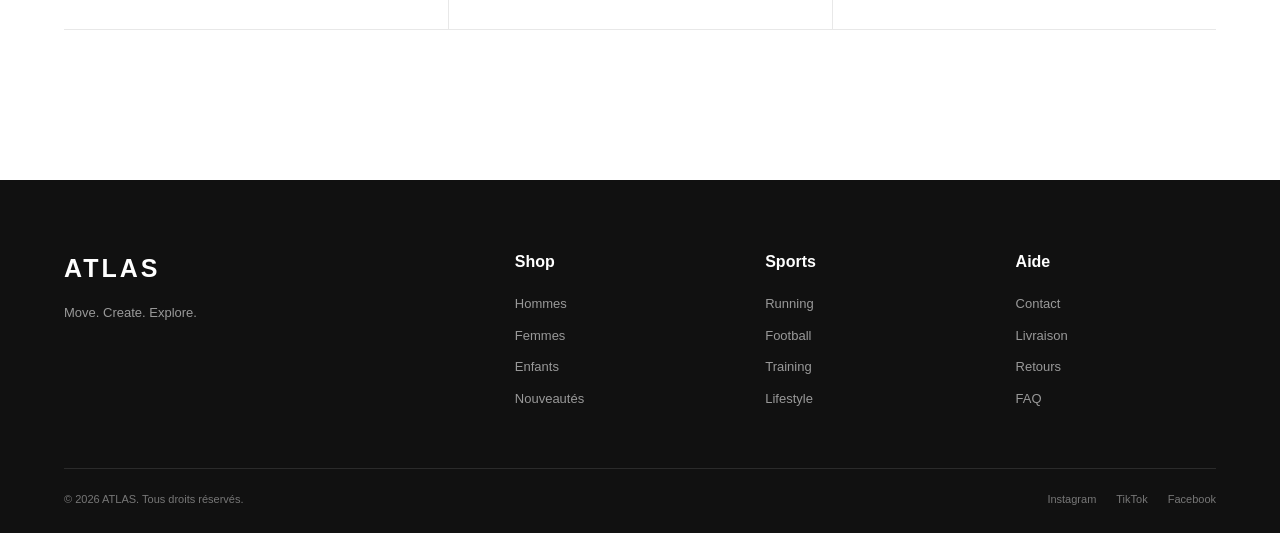
<file: product.html>
<!DOCTYPE html>
<html lang="fr">

<head>

    <meta charset="UTF-8">

    <meta name="viewport" content="width=device-width, initial-scale=1.0">

    <title>ATLAS — Produit</title>

    <link rel="stylesheet" href="style.css">

</head>


<body>


    <!-- =========================
         NAVBAR
    ========================== -->

    <header class="navbar">

        <a href="index.html" class="logo">
            ATLAS
        </a>


        <nav class="nav-links">

            <a href="index.html">
                Accueil
            </a>

            <a href="shop.html">
                Shop
            </a>

            <a href="shop.html">
                Sports
            </a>

            <a href="shop.html">
                Nouveautés
            </a>

        </nav>


        <div class="nav-actions">

            <button id="searchButton" aria-label="Rechercher">
                ⌕
            </button>

            <button
                id="favoriteButton"
                aria-label="Favoris"
            >
                ♡
            </button>

            <button
                id="cartButton"
                aria-label="Panier"
            >
                🛒
            </button>

        </div>

    </header>



    <!-- =========================
         PRODUCT PAGE
    ========================== -->

    <main class="product-page">


        <!-- BREADCRUMB -->

        <div class="product-breadcrumb">

            <a href="shop.html">
                Shop
            </a>

            <span>
                /
            </span>

            <span id="breadcrumbProduct">
                Produit
            </span>

        </div>



        <!-- =========================
             PRODUCT DETAIL
        ========================== -->

        <section class="product-detail">


            <!-- PRODUCT VISUAL -->

            <div class="product-visual">

                <div class="product-image-large">

                    <span id="productVisualText">
                        ATLAS
                    </span>


                    <div class="product-badge">
                        NEW
                    </div>

                </div>


                <div class="product-visual-note">

                    <span>
                        ATLAS PERFORMANCE
                    </span>

                    <span>
                        01 / 01
                    </span>

                </div>

            </div>



            <!-- PRODUCT INFO -->

            <div class="product-info">


                <p class="product-category">
                    ATLAS PERFORMANCE
                </p>


                <h1 id="productName">
                    Produit ATLAS
                </h1>


                <div class="product-rating">

                    <span>
                        ★★★★★
                    </span>

                    <small>
                        4.8 / 5
                    </small>

                </div>


                <div
                    class="product-price"
                    id="productPrice"
                >
                    0 DH
                </div>


                <p
                    class="product-description"
                    id="productDescription"
                >
                    Produit ATLAS conçu pour accompagner
                    votre mouvement au quotidien.
                </p>



                <!-- PRODUCT META -->

                <div class="product-meta">

                    <div>

                        <span>
                            Référence
                        </span>

                        <strong>
                            ATLAS-01
                        </strong>

                    </div>


                    <div>

                        <span>
                            Disponibilité
                        </span>

                        <strong>
                            En stock
                        </strong>

                    </div>

                </div>



                <!-- QUANTITY -->

                <div class="product-option">

                    <span class="option-title">
                        Quantité
                    </span>


                    <div class="quantity-selector">

                        <button
                            id="minusBtn"
                            type="button"
                            aria-label="Diminuer la quantité"
                        >
                            −
                        </button>


                        <span id="productQuantity">
                            1
                        </span>


                        <button
                            id="plusBtn"
                            type="button"
                            aria-label="Augmenter la quantité"
                        >
                            +
                        </button>

                    </div>

                </div>



                <!-- ACTIONS -->

                <div class="product-actions">


                    <button
                        id="addProductToCart"
                        class="add-product-btn"
                        type="button"
                    >
                        Ajouter au panier
                    </button>


                    <button
                        id="favoriteProduct"
                        class="favorite-product-btn"
                        type="button"
                        aria-label="Ajouter aux favoris"
                    >
                        ♡
                    </button>

                </div>



                <!-- PRODUCT INFORMATION -->

                <div class="product-information">


                    <div class="information-row">

                        <div class="information-icon">
                            ↓
                        </div>


                        <div>

                            <strong>
                                Livraison rapide
                            </strong>

                            <p>
                                Livraison partout au Maroc.
                            </p>

                        </div>

                    </div>



                    <div class="information-row">

                        <div class="information-icon">
                            ↩
                        </div>


                        <div>

                            <strong>
                                Retours faciles
                            </strong>

                            <p>
                                Retour simple selon nos conditions.
                            </p>

                        </div>

                    </div>



                    <div class="information-row">

                        <div class="information-icon">
                            ✓
                        </div>


                        <div>

                            <strong>
                                Qualité ATLAS
                            </strong>

                            <p>
                                Des produits pensés pour le mouvement.
                            </p>

                        </div>

                    </div>


                </div>


            </div>

        </section>



        <!-- =========================
             PRODUCT DETAILS
        ========================== -->

        <section class="product-bottom">


            <div class="product-bottom-title">

                <p class="small-title">
                    ATLAS / DETAILS
                </p>


                <h2>
                    Designed for<br>
                    movement.
                </h2>

            </div>


            <div class="product-bottom-content">

                <p>
                    Découvrez un produit pensé pour combiner
                    confort, performance et style au quotidien.
                    ATLAS accompagne votre mouvement,
                    de l'entraînement à votre vie quotidienne.
                </p>


                <div class="product-detail-points">

                    <div>

                        <span>
                            01
                        </span>

                        <strong>
                            Confort
                        </strong>

                        <p>
                            Pensé pour vous accompagner
                            dans vos mouvements.
                        </p>

                    </div>


                    <div>

                        <span>
                            02
                        </span>

                        <strong>
                            Performance
                        </strong>

                        <p>
                            Une conception adaptée
                            à un usage actif.
                        </p>

                    </div>


                    <div>

                        <span>
                            03
                        </span>

                        <strong>
                            Style
                        </strong>

                        <p>
                            Une esthétique minimaliste
                            inspirée du mouvement.
                        </p>

                    </div>

                </div>

            </div>

        </section>



        <!-- =========================
             SHIPPING STRIP
        ========================== -->

        <section class="product-service-strip">


            <div>

                <span class="service-number">
                    01
                </span>

                <div>

                    <strong>
                        Livraison
                    </strong>

                    <p>
                        Partout au Maroc
                    </p>

                </div>

            </div>


            <div>

                <span class="service-number">
                    02
                </span>

                <div>

                    <strong>
                        Paiement
                    </strong>

                    <p>
                        Simple et sécurisé
                    </p>

                </div>

            </div>


            <div>

                <span class="service-number">
                    03
                </span>

                <div>

                    <strong>
                        Support
                    </strong>

                    <p>
                        Une équipe à votre écoute
                    </p>

                </div>

            </div>

        </section>


    </main>



    <!-- =========================
         FOOTER
    ========================== -->

    <footer>


        <div class="footer-top">


            <div class="footer-brand">

                <div class="logo">
                    ATLAS
                </div>

                <p>
                    Move. Create. Explore.
                </p>

            </div>



            <div class="footer-column">

                <h4>
                    Shop
                </h4>

                <a href="shop.html">
                    Hommes
                </a>

                <a href="shop.html">
                    Femmes
                </a>

                <a href="shop.html">
                    Enfants
                </a>

                <a href="shop.html">
                    Nouveautés
                </a>

            </div>



            <div class="footer-column">

                <h4>
                    Sports
                </h4>

                <a href="shop.html">
                    Running
                </a>

                <a href="shop.html">
                    Football
                </a>

                <a href="shop.html">
                    Training
                </a>

                <a href="shop.html">
                    Lifestyle
                </a>

            </div>



            <div class="footer-column">

                <h4>
                    Aide
                </h4>

                <a href="#">
                    Contact
                </a>

                <a href="#">
                    Livraison
                </a>

                <a href="#">
                    Retours
                </a>

                <a href="#">
                    FAQ
                </a>

            </div>


        </div>



        <div class="footer-bottom">

            <p>
                © 2026 ATLAS. Tous droits réservés.
            </p>


            <div>

                <a href="#">
                    Instagram
                </a>

                <a href="#">
                    TikTok
                </a>

                <a href="#">
                    Facebook
                </a>

            </div>

        </div>


    </footer>



    <script src="script.js"></script>


</body>

</html>
</file>
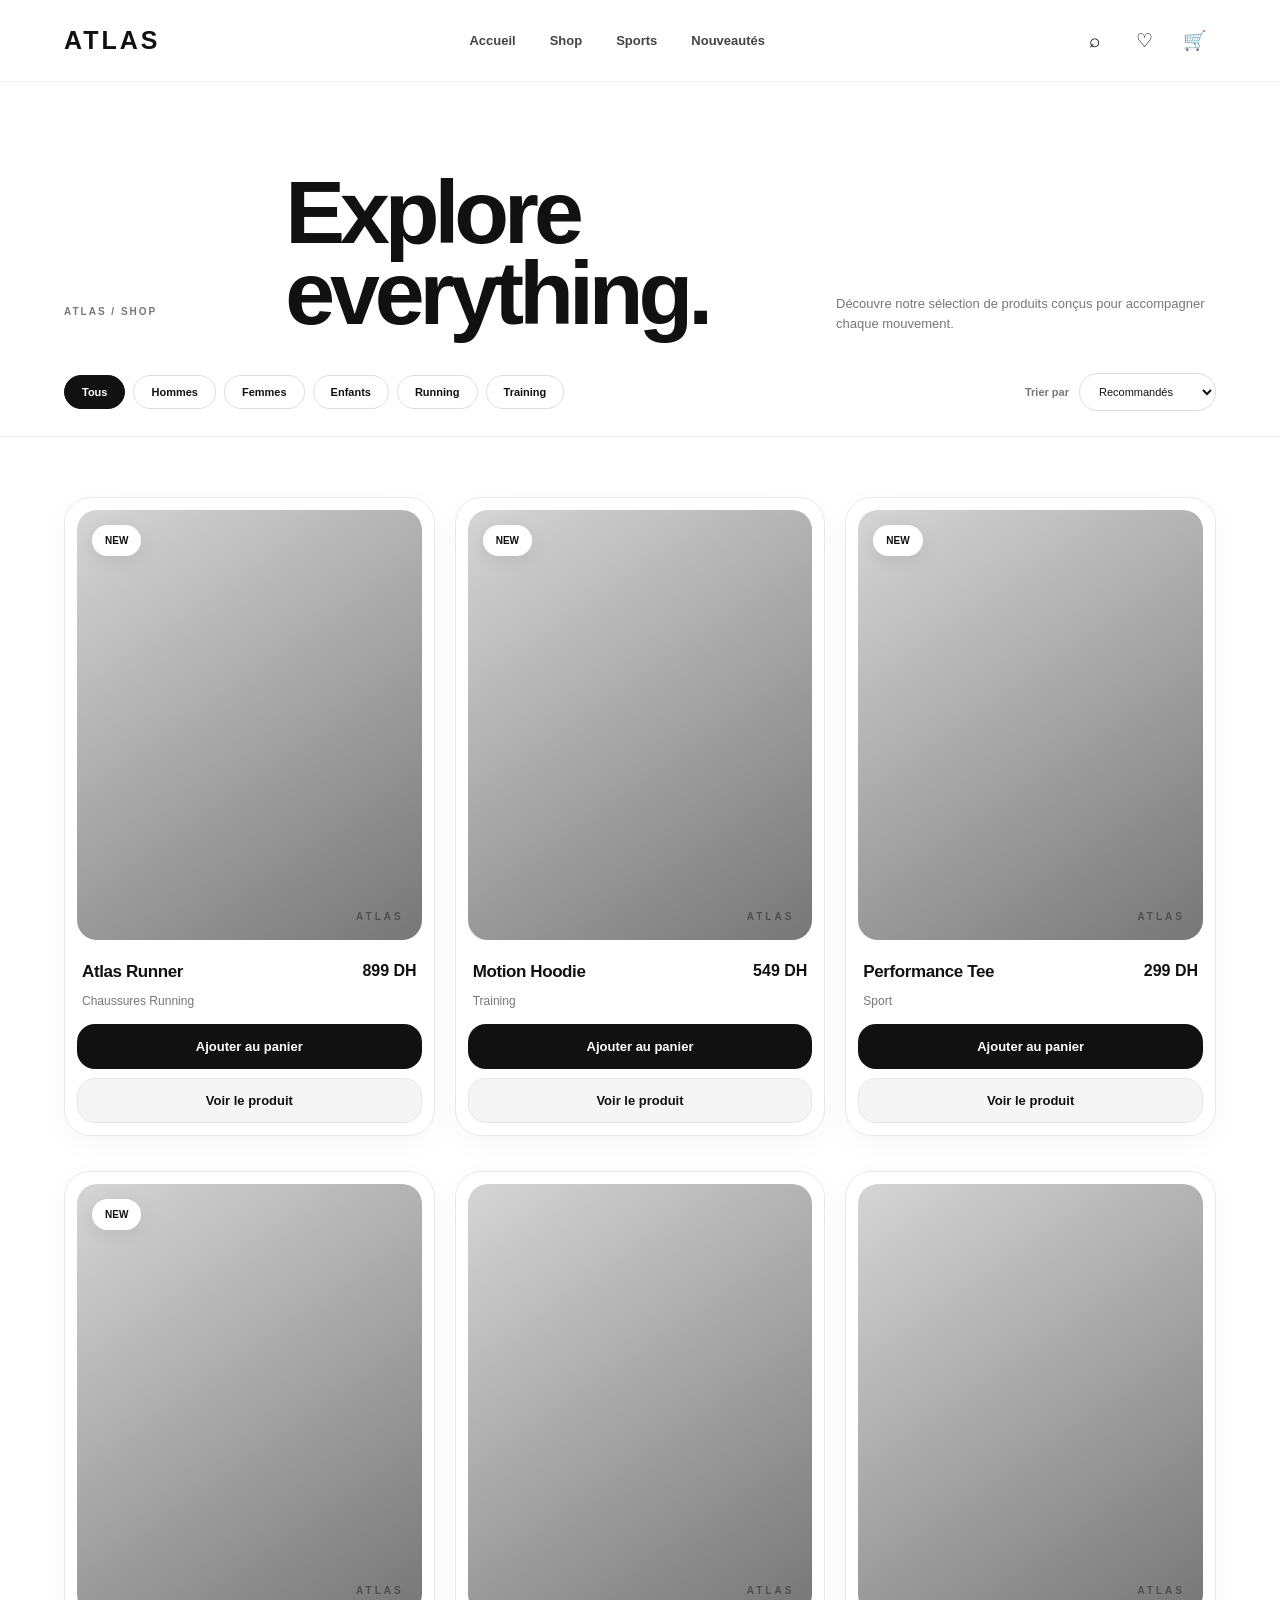
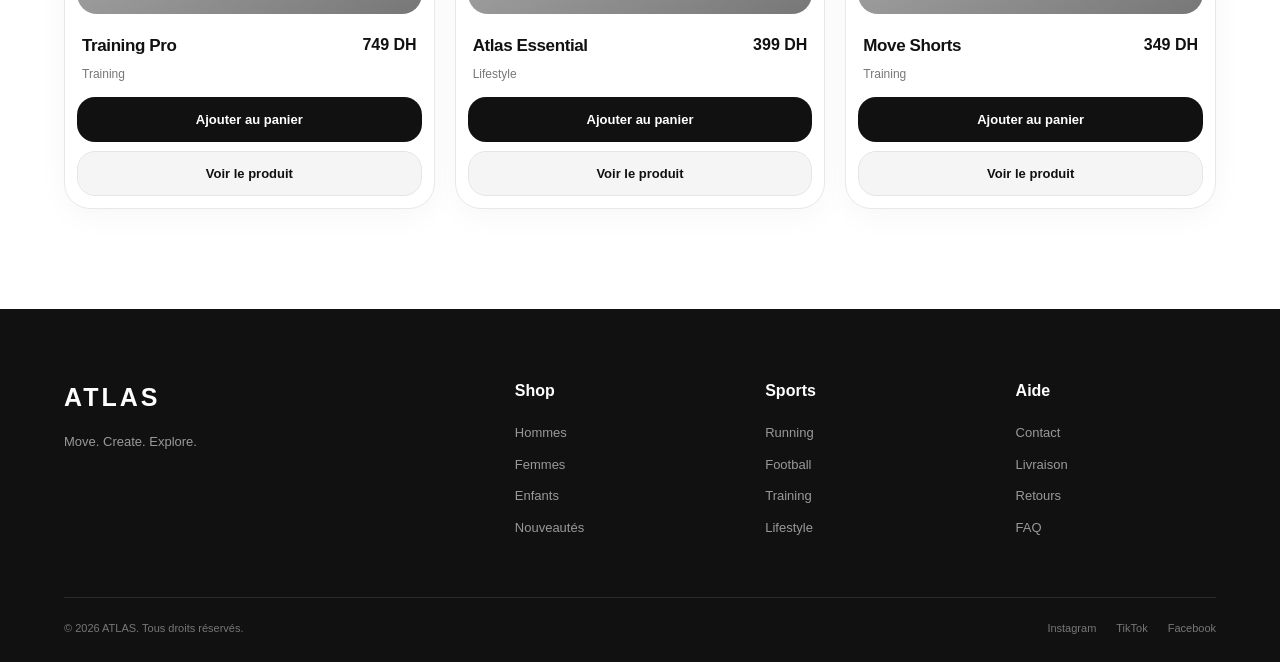
<file: shop.html>
<!DOCTYPE html>
<html lang="fr">

<head>
    <meta charset="UTF-8">
    <meta name="viewport" content="width=device-width, initial-scale=1.0">

    <title>ATLAS — Shop</title>

    <link rel="stylesheet" href="style.css">
</head>

<body>

    <!-- =========================
         NAVBAR
    ========================== -->

    <header class="navbar">

        <a href="index.html" class="logo">
            ATLAS
        </a>

        <nav class="nav-links">

            <a href="index.html">Accueil</a>

            <a href="shop.html">Shop</a>

            <a href="shop.html">Sports</a>

            <a href="shop.html">Nouveautés</a>

        </nav>

        <div class="nav-actions">

            <button
                id="searchButton"
                type="button"
                aria-label="Rechercher"
            >
                ⌕
            </button>

            <button
                id="favoriteButton"
                type="button"
                aria-label="Favoris"
            >
                ♡
            </button>

            <button
                id="cartButton"
                type="button"
                aria-label="Panier"
            >
                🛒
            </button>

        </div>

    </header>


    <!-- =========================
         SEARCH OVERLAY
    ========================== -->

    <div
        id="searchOverlay"
        class="search-overlay"
        aria-hidden="true"
    >

        <div class="search-overlay-content">

            <div class="search-top">

                <span>ATLAS SEARCH</span>

                <button
                    id="closeSearch"
                    type="button"
                    aria-label="Fermer"
                >
                    ×
                </button>

            </div>

            <div class="search-box">

                <span class="search-icon">
                    ⌕
                </span>

                <input
                    type="search"
                    id="searchInput"
                    placeholder="Rechercher un produit..."
                    autocomplete="off"
                >

                <button
                    id="clearSearch"
                    type="button"
                    aria-label="Effacer"
                >
                    ×
                </button>

            </div>

            <p class="search-hint">
                Recherche par nom, catégorie ou type de produit.
            </p>

        </div>

    </div>


    <!-- =========================
         SHOP
    ========================== -->

    <main>

        <!-- =========================
             SHOP HEADER
        ========================== -->

        <section class="shop-header">

            <p class="small-title">
                ATLAS / SHOP
            </p>

            <h1>
                Explore<br>
                everything.
            </h1>

            <p>
                Découvre notre sélection de produits
                conçus pour accompagner chaque mouvement.
            </p>

        </section>


        <!-- =========================
             FILTERS
        ========================== -->

        <section class="shop-controls">

            <div class="categories">

                <button
                    class="filter active"
                    data-category="all"
                    type="button"
                >
                    Tous
                </button>

                <button
                    class="filter"
                    data-category="hommes"
                    type="button"
                >
                    Hommes
                </button>

                <button
                    class="filter"
                    data-category="femmes"
                    type="button"
                >
                    Femmes
                </button>

                <button
                    class="filter"
                    data-category="enfants"
                    type="button"
                >
                    Enfants
                </button>

                <button
                    class="filter"
                    data-category="running"
                    type="button"
                >
                    Running
                </button>

                <button
                    class="filter"
                    data-category="training"
                    type="button"
                >
                    Training
                </button>

            </div>


            <div class="sort">

                <label for="sortProducts">
                    Trier par
                </label>

                <select id="sortProducts">

                    <option value="featured">
                        Recommandés
                    </option>

                    <option value="price-low">
                        Prix : croissant
                    </option>

                    <option value="price-high">
                        Prix : décroissant
                    </option>

                    <option value="new">
                        Nouveautés
                    </option>

                </select>

            </div>

        </section>


        <!-- =========================
             PRODUCTS
        ========================== -->

        <section
            class="shop-products"
            id="shopProducts"
        >

            <!-- PRODUCT 1 -->

            <article
                class="shop-product"
                data-category="hommes running"
                data-price="899"
                data-new="1"
            >

                <div
                    class="shop-product-image"
                    data-product-link="product.html?id=atlas-runner"
                    role="link"
                    tabindex="0"
                >

                    <span>NEW</span>

                </div>

                <div class="shop-product-info">

                    <div>

                        <h3>
                            Atlas Runner
                        </h3>

                        <p>
                            Chaussures Running
                        </p>

                    </div>

                    <strong>
                        899 DH
                    </strong>

                </div>

                <button
                    class="add-cart"
                    type="button"
                    data-name="Atlas Runner"
                    data-price="899"
                    data-description="Chaussures Running"
                >
                    Ajouter au panier
                </button>

                <button
                    class="view-product"
                    type="button"
                    data-product-link="product.html?id=atlas-runner"
                >
                    Voir le produit
                </button>

            </article>


            <!-- PRODUCT 2 -->

            <article
                class="shop-product"
                data-category="hommes training"
                data-price="549"
                data-new="1"
            >

                <div
                    class="shop-product-image image-two"
                    data-product-link="product.html?id=motion-hoodie"
                    role="link"
                    tabindex="0"
                >

                    <span>NEW</span>

                </div>

                <div class="shop-product-info">

                    <div>

                        <h3>
                            Motion Hoodie
                        </h3>

                        <p>
                            Training
                        </p>

                    </div>

                    <strong>
                        549 DH
                    </strong>

                </div>

                <button
                    class="add-cart"
                    type="button"
                    data-name="Motion Hoodie"
                    data-price="549"
                    data-description="Training"
                >
                    Ajouter au panier
                </button>

                <button
                    class="view-product"
                    type="button"
                    data-product-link="product.html?id=motion-hoodie"
                >
                    Voir le produit
                </button>

            </article>


            <!-- PRODUCT 3 -->

            <article
                class="shop-product"
                data-category="femmes sport"
                data-price="299"
                data-new="1"
            >

                <div
                    class="shop-product-image image-three"
                    data-product-link="product.html?id=performance-tee"
                    role="link"
                    tabindex="0"
                >

                    <span>NEW</span>

                </div>

                <div class="shop-product-info">

                    <div>

                        <h3>
                            Performance Tee
                        </h3>

                        <p>
                            Sport
                        </p>

                    </div>

                    <strong>
                        299 DH
                    </strong>

                </div>

                <button
                    class="add-cart"
                    type="button"
                    data-name="Performance Tee"
                    data-price="299"
                    data-description="Sport"
                >
                    Ajouter au panier
                </button>

                <button
                    class="view-product"
                    type="button"
                    data-product-link="product.html?id=performance-tee"
                >
                    Voir le produit
                </button>

            </article>


            <!-- PRODUCT 4 -->

            <article
                class="shop-product"
                data-category="hommes training"
                data-price="749"
                data-new="0"
            >

                <div
                    class="shop-product-image image-four"
                    data-product-link="product.html?id=training-pro"
                    role="link"
                    tabindex="0"
                >

                    <span>NEW</span>

                </div>

                <div class="shop-product-info">

                    <div>

                        <h3>
                            Training Pro
                        </h3>

                        <p>
                            Training
                        </p>

                    </div>

                    <strong>
                        749 DH
                    </strong>

                </div>

                <button
                    class="add-cart"
                    type="button"
                    data-name="Training Pro"
                    data-price="749"
                    data-description="Training"
                >
                    Ajouter au panier
                </button>

                <button
                    class="view-product"
                    type="button"
                    data-product-link="product.html?id=training-pro"
                >
                    Voir le produit
                </button>

            </article>


            <!-- PRODUCT 5 -->

            <article
                class="shop-product"
                data-category="femmes lifestyle"
                data-price="399"
                data-new="0"
            >

                <div
                    class="shop-product-image image-five"
                    data-product-link="product.html?id=atlas-essential"
                    role="link"
                    tabindex="0"
                >
                </div>

                <div class="shop-product-info">

                    <div>

                        <h3>
                            Atlas Essential
                        </h3>

                        <p>
                            Lifestyle
                        </p>

                    </div>

                    <strong>
                        399 DH
                    </strong>

                </div>

                <button
                    class="add-cart"
                    type="button"
                    data-name="Atlas Essential"
                    data-price="399"
                    data-description="Lifestyle"
                >
                    Ajouter au panier
                </button>

                <button
                    class="view-product"
                    type="button"
                    data-product-link="product.html?id=atlas-essential"
                >
                    Voir le produit
                </button>

            </article>


            <!-- PRODUCT 6 -->

            <article
                class="shop-product"
                data-category="hommes training"
                data-price="349"
                data-new="0"
            >

                <div
                    class="shop-product-image image-six"
                    data-product-link="product.html?id=move-shorts"
                    role="link"
                    tabindex="0"
                >
                </div>

                <div class="shop-product-info">

                    <div>

                        <h3>
                            Move Shorts
                        </h3>

                        <p>
                            Training
                        </p>

                    </div>

                    <strong>
                        349 DH
                    </strong>

                </div>

                <button
                    class="add-cart"
                    type="button"
                    data-name="Move Shorts"
                    data-price="349"
                    data-description="Training"
                >
                    Ajouter au panier
                </button>

                <button
                    class="view-product"
                    type="button"
                    data-product-link="product.html?id=move-shorts"
                >
                    Voir le produit
                </button>

            </article>

        </section>


        <!-- =========================
             EMPTY SEARCH
        ========================== -->

        <div
            id="noSearchResults"
            class="no-search-results"
            hidden
        >

            <h2>
                Aucun produit trouvé
            </h2>

            <p>
                Essaie avec un autre nom ou une autre catégorie.
            </p>

        </div>

    </main>


    <!-- =========================
         FOOTER
    ========================== -->

    <footer>

        <div class="footer-top">

            <div class="footer-brand">

                <div class="logo">
                    ATLAS
                </div>

                <p>
                    Move. Create. Explore.
                </p>

            </div>


            <div class="footer-column">

                <h4>
                    Shop
                </h4>

                <a href="shop.html">Hommes</a>
                <a href="shop.html">Femmes</a>
                <a href="shop.html">Enfants</a>
                <a href="shop.html">Nouveautés</a>

            </div>


            <div class="footer-column">

                <h4>
                    Sports
                </h4>

                <a href="shop.html">Running</a>
                <a href="shop.html">Football</a>
                <a href="shop.html">Training</a>
                <a href="shop.html">Lifestyle</a>

            </div>


            <div class="footer-column">

                <h4>
                    Aide
                </h4>

                <a href="#">Contact</a>
                <a href="#">Livraison</a>
                <a href="#">Retours</a>
                <a href="#">FAQ</a>

            </div>

        </div>


        <div class="footer-bottom">

            <p>
                © 2026 ATLAS. Tous droits réservés.
            </p>

            <div>

                <a href="#">Instagram</a>
                <a href="#">TikTok</a>
                <a href="#">Facebook</a>

            </div>

        </div>

    </footer>


    <script src="script.js"></script>

</body>

</html>
</file>
<file: style.css>
/* =========================================================
   ATLAS — GLOBAL
========================================================= */

* {
    margin: 0;
    padding: 0;
    box-sizing: border-box;
}

html {
    scroll-behavior: smooth;
}

body {
    font-family: Arial, Helvetica, sans-serif;
    background: #ffffff;
    color: #111111;
    line-height: 1.5;
}

button,
input,
select {
    font-family: inherit;
}

button {
    cursor: pointer;
}

a {
    color: inherit;
    text-decoration: none;
}


/* =========================================================
   NAVBAR
========================================================= */

.navbar {
    height: 82px;
    padding: 0 5%;
    display: flex;
    align-items: center;
    justify-content: space-between;
    background: rgba(255, 255, 255, 0.96);
    border-bottom: 1px solid #eeeeee;
    position: sticky;
    top: 0;
    z-index: 1000;
    backdrop-filter: blur(12px);
    transition: box-shadow 0.3s ease;
}

.logo {
    font-size: 25px;
    font-weight: 900;
    letter-spacing: 3px;
}

.nav-links {
    display: flex;
    align-items: center;
    gap: 34px;
}

.nav-links a {
    font-size: 13px;
    font-weight: 700;
    color: #444;
    transition: color 0.25s ease;
}

.nav-links a:hover {
    color: #000;
}

.nav-actions {
    display: flex;
    align-items: center;
    gap: 8px;
}

.nav-actions button {
    width: 42px;
    height: 42px;
    border: none;
    background: transparent;
    border-radius: 50%;
    font-size: 19px;
    transition:
        background 0.25s ease,
        transform 0.25s ease;
}

.nav-actions button:hover {
    background: #f3f3f3;
    transform: translateY(-2px);
}


/* =========================================================
   SEARCH OVERLAY
========================================================= */

.search-overlay {
    position: fixed;
    inset: 0;
    background: rgba(255, 255, 255, 0.98);
    z-index: 2000;
    display: none;
    padding: 80px 8%;
}

.search-overlay.active {
    display: block;
}

.search-overlay-content {
    max-width: 1000px;
    margin: 0 auto;
}

.search-top {
    display: flex;
    justify-content: space-between;
    align-items: center;
    margin-bottom: 60px;
}

.search-top span {
    font-size: 11px;
    font-weight: 900;
    letter-spacing: 2px;
    color: #777;
}

.search-top button {
    width: 45px;
    height: 45px;
    border: 1px solid #ddd;
    background: #fff;
    border-radius: 50%;
    font-size: 28px;
    line-height: 1;
    transition:
        background 0.25s ease,
        color 0.25s ease,
        transform 0.25s ease;
}

.search-top button:hover {
    background: #111;
    color: #fff;
    transform: rotate(90deg);
}

.search-box {
    position: relative;
    max-width: 900px;
    margin: auto;
}

.search-box input {
    width: 100%;
    border: none;
    border-bottom: 2px solid #111;
    padding: 20px 55px 20px 45px;
    font-size: 35px;
    outline: none;
    background: transparent;
}

.search-icon {
    position: absolute;
    left: 5px;
    top: 20px;
    font-size: 25px;
    color: #777;
}

.search-box button {
    position: absolute;
    right: 0;
    top: 15px;
    width: 38px;
    height: 38px;
    border: none;
    background: #f2f2f2;
    border-radius: 50%;
    font-size: 20px;
}

.search-hint {
    max-width: 900px;
    margin: 20px auto 0;
    color: #888;
    font-size: 12px;
}


/* =========================================================
   HERO
========================================================= */

.hero {
    min-height: 680px;
    padding: 80px 5%;
    display: flex;
    align-items: center;
    justify-content: space-between;
    gap: 60px;
    background: #f2f2f2;
}

.hero-content {
    max-width: 620px;
}

.hero-content h1 {
    font-size: clamp(55px, 8vw, 105px);
    line-height: 0.9;
    letter-spacing: -6px;
    margin: 20px 0 30px;
}

.hero-content p {
    max-width: 500px;
    color: #666;
    font-size: 16px;
}

.hero-button {
    display: inline-block;
    margin-top: 30px;
    background: #111;
    color: #fff;
    padding: 16px 30px;
    border-radius: 30px;
    font-size: 13px;
    font-weight: 800;
}

.hero-visual {
    width: 45%;
    min-height: 500px;
    border-radius: 30px;
    background: linear-gradient(145deg, #d8d8d8, #777);
}


/* =========================================================
   GENERAL SECTIONS
========================================================= */

section {
    width: 100%;
}

.section-header {
    padding: 90px 5% 40px;
    display: flex;
    justify-content: space-between;
    align-items: flex-end;
    gap: 30px;
}

.section-header h2 {
    font-size: 46px;
    letter-spacing: -2px;
}

.small-title {
    font-size: 10px;
    font-weight: 900;
    letter-spacing: 2px;
    color: #777;
    margin-bottom: 14px;
}


/* =========================================================
   HOME PRODUCTS
========================================================= */

.products {
    padding: 0 5% 100px;
    display: grid;
    grid-template-columns: repeat(3, 1fr);
    gap: 20px;
}

.product-card {
    background: #f3f3f3;
    border-radius: 22px;
    overflow: hidden;
    transition:
        transform 0.35s ease,
        box-shadow 0.35s ease;
}

.product-card:hover {
    transform: translateY(-7px);
    box-shadow: 0 20px 45px rgba(0, 0, 0, 0.1);
}

.product-card-image {
    height: 360px;
    background: linear-gradient(145deg, #d8d8d8, #777);
    position: relative;
}

.product-card-info {
    padding: 20px;
}

.product-card-info h3 {
    font-size: 18px;
    margin-bottom: 7px;
}

.product-card-info p {
    color: #777;
    font-size: 12px;
}

.product-card-info strong {
    display: block;
    margin-top: 15px;
}


/* =========================================================
   SPORTS
========================================================= */

.sports-grid {
    padding: 0 5% 100px;
    display: grid;
    grid-template-columns: repeat(4, 1fr);
    gap: 15px;
}

.sport-card {
    min-height: 300px;
    border-radius: 22px;
    background: #ddd;
    padding: 25px;
    display: flex;
    align-items: flex-end;
    font-size: 24px;
    font-weight: 900;
    transition: transform 0.3s ease;
}

.sport-card:hover {
    transform: translateY(-5px);
}


/* =========================================================
   NEW COLLECTION
========================================================= */

.collection {
    margin: 30px 5% 100px;
    min-height: 480px;
    border-radius: 30px;
    background: #111;
    color: #fff;
    padding: 70px;
    display: flex;
    align-items: center;
}

.collection h2 {
    font-size: 65px;
    line-height: 0.95;
    letter-spacing: -4px;
}

.collection p {
    color: #aaa;
    margin-top: 20px;
}


/* =========================================================
   FOOTER
========================================================= */

footer {
    background: #111;
    color: #fff;
    padding: 70px 5% 25px;
}

.footer-top {
    display: grid;
    grid-template-columns: 2fr 1fr 1fr 1fr;
    gap: 50px;
    padding-bottom: 60px;
}

.footer-brand .logo {
    margin-bottom: 15px;
}

.footer-brand p {
    color: #999;
    font-size: 13px;
}

.footer-column {
    display: flex;
    flex-direction: column;
    gap: 12px;
}

.footer-column h4 {
    margin-bottom: 8px;
}

.footer-column a {
    color: #999;
    font-size: 13px;
    transition: color 0.25s ease;
}

.footer-column a:hover {
    color: #fff;
}

.footer-bottom {
    border-top: 1px solid #2b2b2b;
    padding-top: 22px;
    display: flex;
    justify-content: space-between;
    gap: 20px;
    color: #777;
    font-size: 11px;
}

.footer-bottom div {
    display: flex;
    gap: 20px;
}

.footer-bottom a:hover {
    color: #fff;
}


/* =========================================================
   SHOP HEADER
========================================================= */

.shop-header {
    padding: 90px 5% 40px;
    display: flex;
    justify-content: space-between;
    align-items: flex-end;
    gap: 40px;
}

.shop-header h1 {
    font-size: clamp(50px, 7vw, 90px);
    line-height: 0.9;
    letter-spacing: -5px;
}

.shop-header > p:last-child {
    max-width: 380px;
    color: #777;
    font-size: 13px;
}


/* =========================================================
   SHOP CONTROLS
========================================================= */

.shop-controls {
    padding: 0 5% 25px;
    display: flex;
    justify-content: space-between;
    align-items: center;
    gap: 20px;
    border-bottom: 1px solid #eeeeee;
}

/* Compatible avec ton shop.html */

.categories {
    display: flex;
    gap: 8px;
    flex-wrap: wrap;
}

.filter {
    border: 1px solid #ddd;
    background: #fff;
    color: #111;
    padding: 10px 17px;
    border-radius: 30px;
    font-size: 11px;
    font-weight: 700;
    transition:
        background 0.25s ease,
        color 0.25s ease,
        border-color 0.25s ease,
        transform 0.25s ease;
}

.filter:hover {
    background: #111;
    color: #fff;
    border-color: #111;
    transform: translateY(-1px);
}

.filter.active {
    background: #111;
    color: #fff;
    border-color: #111;
}

.sort {
    display: flex;
    align-items: center;
    gap: 10px;
}

.sort label {
    color: #777;
    font-size: 11px;
    font-weight: 700;
}

.sort select {
    border: 1px solid #ddd;
    background: #fff;
    color: #111;
    padding: 11px 15px;
    border-radius: 25px;
    font-size: 11px;
    outline: none;
    cursor: pointer;
}

/* Compatibility avec d'anciens noms */

.category-filters {
    display: flex;
    gap: 8px;
    flex-wrap: wrap;
}

.category-filter {
    border: 1px solid #ddd;
    background: #fff;
    padding: 10px 17px;
    border-radius: 30px;
    font-size: 11px;
    font-weight: 700;
}

.category-filter.active,
.category-filter:hover {
    background: #111;
    color: #fff;
    border-color: #111;
}

.shop-sort {
    border: 1px solid #ddd;
    background: #fff;
    padding: 11px 15px;
    border-radius: 25px;
    font-size: 11px;
    outline: none;
}


/* =========================================================
   PREMIUM SHOP PRODUCTS
========================================================= */

.shop-products {
    padding: 60px 5% 100px;
    display: grid;
    grid-template-columns: repeat(3, 1fr);
    gap: 35px 20px;
}

.shop-product {
    position: relative;
    background: #fff;
    border: 1px solid #e8e8e8;
    border-radius: 26px;
    padding: 12px;
    overflow: hidden;
    animation: productAppear 0.35s ease both;
    box-shadow: 0 8px 30px rgba(0, 0, 0, 0.035);
    transition:
        transform 0.35s ease,
        box-shadow 0.35s ease,
        border-color 0.35s ease;
}

.shop-product:hover {
    transform: translateY(-6px);
    border-color: #d5d5d5;
    box-shadow: 0 22px 55px rgba(0, 0, 0, 0.09);
}

.shop-product-image {
    height: 430px;
    border-radius: 20px;
    background: linear-gradient(145deg, #d5d5d5, #777);
    position: relative;
    overflow: hidden;
    cursor: pointer;
    transition:
        transform 0.45s ease,
        filter 0.45s ease;
}

.shop-product:hover .shop-product-image {
    transform: scale(0.985);
    filter: brightness(1.03);
}

.shop-product-image::after {
    content: "ATLAS";
    position: absolute;
    right: 18px;
    bottom: 16px;
    font-size: 10px;
    font-weight: 900;
    letter-spacing: 3px;
    color: rgba(0, 0, 0, 0.38);
}

.shop-product-image span {
    position: absolute;
    top: 15px;
    left: 15px;
    z-index: 2;
    background: #fff;
    color: #111;
    padding: 8px 13px;
    border-radius: 20px;
    font-size: 10px;
    font-weight: 800;
    box-shadow: 0 5px 18px rgba(0, 0, 0, 0.08);
}

.shop-product-info {
    display: flex;
    justify-content: space-between;
    align-items: flex-start;
    gap: 20px;
    padding: 19px 5px 14px;
}

.shop-product-info h3 {
    font-size: 17px;
    font-weight: 800;
    letter-spacing: -0.4px;
    margin-bottom: 7px;
}

.shop-product-info p {
    color: #777;
    font-size: 12px;
    line-height: 1.5;
}

.shop-product-info strong {
    font-size: 16px;
    font-weight: 800;
    white-space: nowrap;
}

.add-cart {
    width: 100%;
    padding: 15px;
    border: none;
    border-radius: 18px;
    background: #111;
    color: #fff;
    font-size: 13px;
    font-weight: 800;
    cursor: pointer;
    transition:
        background 0.3s ease,
        transform 0.3s ease,
        box-shadow 0.3s ease;
}

.add-cart:hover {
    background: #2b2b2b;
    transform: translateY(-2px);
    box-shadow: 0 10px 25px rgba(0, 0, 0, 0.14);
}

.view-product {
    width: 100%;
    margin-top: 9px;
    padding: 14px 20px;
    background: #f5f5f5;
    color: #111;
    border: 1px solid #e5e5e5;
    border-radius: 18px;
    font-size: 13px;
    font-weight: 700;
    cursor: pointer;
    transition:
        background 0.25s ease,
        color 0.25s ease,
        transform 0.25s ease,
        border-color 0.25s ease;
}

.view-product:hover {
    background: #111;
    color: #fff;
    border-color: #111;
    transform: translateY(-2px);
}


/* =========================================================
   SEARCH / EMPTY STATE
========================================================= */

.no-search-results {
    padding: 80px 5%;
    text-align: center;
}

.no-search-results[hidden] {
    display: none;
}

.no-search-results h2 {
    font-size: 35px;
    margin-bottom: 10px;
}

.no-search-results p {
    color: #777;
}


/* =========================================================
   CART PAGE
========================================================= */

.cart-page {
    padding: 80px 5% 120px;
    min-height: 70vh;
}

.cart-header {
    margin-bottom: 55px;
}

.cart-header h1 {
    font-size: clamp(50px, 7vw, 85px);
    line-height: 0.9;
    letter-spacing: -5px;
}

.cart-layout {
    display: grid;
    grid-template-columns: minmax(0, 1.7fr) minmax(300px, 0.8fr);
    gap: 45px;
    align-items: start;
}

.cart-products {
    display: flex;
    flex-direction: column;
    gap: 14px;
}

.cart-item {
    display: grid;
    grid-template-columns: 125px 1fr auto;
    gap: 20px;
    align-items: center;
    padding: 14px;
    border: 1px solid #e7e7e7;
    border-radius: 22px;
    background: #fff;
    transition:
        transform 0.25s ease,
        box-shadow 0.25s ease;
}

.cart-item:hover {
    transform: translateY(-3px);
    box-shadow: 0 14px 35px rgba(0, 0, 0, 0.06);
}

.cart-item-image {
    height: 125px;
    border-radius: 17px;
    background: linear-gradient(145deg, #d5d5d5, #777);
    display: flex;
    align-items: flex-end;
    justify-content: flex-end;
    padding: 12px;
    font-size: 9px;
    font-weight: 900;
    letter-spacing: 2px;
}

.cart-item-info h3 {
    font-size: 17px;
    margin-bottom: 6px;
}

.cart-item-info p {
    color: #777;
    font-size: 12px;
    margin-bottom: 12px;
}

.cart-item-price {
    font-weight: 800;
}

.cart-quantity {
    display: flex;
    align-items: center;
    gap: 12px;
    margin-top: 12px;
}

.cart-quantity button {
    width: 30px;
    height: 30px;
    border: 1px solid #ddd;
    background: #fff;
    border-radius: 50%;
}

.cart-remove {
    margin-top: 12px;
    border: none;
    background: transparent;
    color: #999;
    font-size: 11px;
}

.cart-remove:hover {
    color: #111;
}

.cart-item-total {
    font-weight: 900;
    align-self: flex-start;
    padding-top: 8px;
}

.cart-summary {
    position: sticky;
    top: 105px;
    padding: 30px;
    border-radius: 26px;
    background: #f5f5f5;
}

.cart-summary h2 {
    font-size: 22px;
    margin-bottom: 28px;
}

.summary-line,
.summary-total {
    display: flex;
    justify-content: space-between;
    align-items: center;
}

.summary-line {
    padding: 13px 0;
    color: #777;
    font-size: 13px;
}

.summary-total {
    margin-top: 15px;
    padding-top: 20px;
    border-top: 1px solid #ddd;
    font-size: 19px;
}

.checkout-button {
    width: 100%;
    margin-top: 25px;
    padding: 17px;
    border: none;
    border-radius: 17px;
    background: #111;
    color: #fff;
    font-weight: 800;
    transition:
        background 0.25s ease,
        transform 0.25s ease;
}

.checkout-button:hover {
    background: #292929;
    transform: translateY(-2px);
}

.cart-note {
    margin-top: 15px;
    color: #888;
    font-size: 10px;
    text-align: center;
}

.empty-cart {
    padding: 80px 20px;
    text-align: center;
    border: 1px dashed #ddd;
    border-radius: 25px;
}

.empty-cart h2 {
    margin-bottom: 8px;
}

.empty-cart p {
    color: #777;
    margin-bottom: 20px;
}


/* =========================================================
   CHECKOUT
========================================================= */

.checkout-page {
    padding: 80px 5% 120px;
}

.checkout-page h1 {
    font-size: 65px;
    letter-spacing: -4px;
    margin-bottom: 50px;
}

.checkout-layout {
    display: grid;
    grid-template-columns: 1.5fr 0.8fr;
    gap: 45px;
}

.checkout-form {
    display: flex;
    flex-direction: column;
    gap: 18px;
}

.checkout-form label {
    font-size: 11px;
    font-weight: 800;
}

.checkout-form input,
.checkout-form select {
    width: 100%;
    padding: 15px;
    border: 1px solid #ddd;
    border-radius: 12px;
    outline: none;
}

.checkout-form input:focus,
.checkout-form select:focus {
    border-color: #111;
}

.checkout-summary {
    background: #f5f5f5;
    padding: 30px;
    border-radius: 25px;
}


/* =========================================================
   PRODUCT DETAIL
========================================================= */

.product-page {
    padding: 45px 5% 120px;
}


/* BREADCRUMB */

.product-breadcrumb {
    display: flex;
    align-items: center;
    gap: 9px;
    margin-bottom: 45px;
    color: #999;
    font-size: 11px;
    font-weight: 700;
}

.product-breadcrumb a {
    color: #111;
}

.product-breadcrumb a:hover {
    text-decoration: underline;
}


/* MAIN PRODUCT */

.product-detail {
    display: grid;
    grid-template-columns: minmax(0, 1.15fr) minmax(380px, 0.85fr);
    gap: 75px;
    align-items: start;
}


/* PRODUCT VISUAL */

.product-visual {
    min-width: 0;
}

.product-image-large {
    height: 680px;
    border-radius: 32px;
    background:
        radial-gradient(
            circle at 25% 20%,
            rgba(255, 255, 255, 0.4),
            transparent 25%
        ),
        linear-gradient(145deg, #e0e0e0, #686868);
    position: relative;
    overflow: hidden;
    display: flex;
    align-items: center;
    justify-content: center;
    box-shadow: 0 20px 60px rgba(0, 0, 0, 0.08);
}

.product-image-large::before {
    content: "";
    position: absolute;
    width: 65%;
    height: 65%;
    border-radius: 50%;
    background: rgba(255, 255, 255, 0.08);
    filter: blur(4px);
}

.product-image-large::after {
    content: "";
    position: absolute;
    inset: 0;
    background:
        linear-gradient(
            135deg,
            transparent 40%,
            rgba(255, 255, 255, 0.1),
            transparent 60%
        );
    transform: translateX(-100%);
    transition: transform 0.8s ease;
}

.product-image-large:hover::after {
    transform: translateX(100%);
}

.product-image-large > span {
    position: relative;
    z-index: 2;
    font-size: clamp(45px, 7vw, 85px);
    font-weight: 900;
    letter-spacing: 8px;
    color: rgba(0, 0, 0, 0.38);
}

.product-badge {
    position: absolute;
    top: 22px;
    left: 22px;
    z-index: 3;
    background: #fff;
    color: #111;
    padding: 10px 15px;
    border-radius: 30px;
    font-size: 10px;
    font-weight: 900;
    letter-spacing: 1px;
    box-shadow: 0 8px 25px rgba(0, 0, 0, 0.1);
}

.product-visual-note {
    display: flex;
    justify-content: space-between;
    padding: 15px 4px 0;
    color: #999;
    font-size: 9px;
    font-weight: 800;
    letter-spacing: 1.5px;
}


/* PRODUCT INFO */

.product-info {
    padding-top: 25px;
}

.product-category {
    font-size: 10px;
    font-weight: 900;
    letter-spacing: 2px;
    color: #888;
    margin-bottom: 15px;
}

.product-info h1 {
    font-size: clamp(42px, 5vw, 72px);
    line-height: 0.92;
    letter-spacing: -4px;
    max-width: 600px;
    margin-bottom: 20px;
}

.product-rating {
    display: flex;
    align-items: center;
    gap: 12px;
    margin-bottom: 25px;
}

.product-rating span {
    letter-spacing: 2px;
    font-size: 13px;
}

.product-rating small {
    color: #888;
    font-size: 11px;
}

.product-price {
    font-size: 27px;
    font-weight: 900;
    margin-bottom: 20px;
}

.product-description {
    max-width: 520px;
    color: #666;
    font-size: 14px;
    line-height: 1.8;
    margin-bottom: 30px;
}


/* PRODUCT META */

.product-meta {
    display: grid;
    grid-template-columns: repeat(2, 1fr);
    border-top: 1px solid #e8e8e8;
    border-bottom: 1px solid #e8e8e8;
    margin-bottom: 30px;
}

.product-meta > div {
    padding: 17px 0;
    display: flex;
    flex-direction: column;
    gap: 5px;
}

.product-meta > div + div {
    padding-left: 20px;
    border-left: 1px solid #e8e8e8;
}

.product-meta span {
    color: #999;
    font-size: 9px;
    font-weight: 800;
    text-transform: uppercase;
    letter-spacing: 1px;
}

.product-meta strong {
    font-size: 12px;
}


/* QUANTITY */

.product-option {
    display: flex;
    align-items: center;
    justify-content: space-between;
    gap: 20px;
    margin-bottom: 18px;
}

.option-title {
    font-size: 11px;
    font-weight: 900;
    text-transform: uppercase;
    letter-spacing: 1px;
}

.quantity-selector {
    display: flex;
    align-items: center;
    gap: 16px;
    border: 1px solid #ddd;
    border-radius: 30px;
    padding: 5px;
}

.quantity-selector button {
    width: 34px;
    height: 34px;
    border: none;
    border-radius: 50%;
    background: #f2f2f2;
    font-size: 18px;
    transition:
        background 0.2s ease,
        color 0.2s ease;
}

.quantity-selector button:hover {
    background: #111;
    color: #fff;
}

.quantity-selector span {
    min-width: 18px;
    text-align: center;
    font-size: 13px;
    font-weight: 800;
}


/* PRODUCT ACTIONS */

.product-actions {
    display: grid;
    grid-template-columns: 1fr 58px;
    gap: 10px;
    margin-bottom: 35px;
}

.add-product-btn {
    min-height: 58px;
    border: none;
    border-radius: 17px;
    background: #111;
    color: #fff;
    font-size: 13px;
    font-weight: 900;
    letter-spacing: 0.2px;
    transition:
        background 0.25s ease,
        transform 0.25s ease,
        box-shadow 0.25s ease;
}

.add-product-btn:hover {
    background: #292929;
    transform: translateY(-2px);
    box-shadow: 0 14px 30px rgba(0, 0, 0, 0.14);
}

.favorite-product-btn {
    min-height: 58px;
    border: 1px solid #ddd;
    border-radius: 17px;
    background: #fff;
    color: #111;
    font-size: 23px;
    transition:
        background 0.25s ease,
        color 0.25s ease,
        border-color 0.25s ease,
        transform 0.25s ease;
}

.favorite-product-btn:hover {
    background: #111;
    color: #fff;
    border-color: #111;
    transform: translateY(-2px);
}


/* PRODUCT INFORMATION */

.product-information {
    border-top: 1px solid #e8e8e8;
}

.information-row {
    display: grid;
    grid-template-columns: 40px 1fr;
    gap: 15px;
    align-items: start;
    padding: 19px 0;
    border-bottom: 1px solid #eeeeee;
}

.information-icon {
    width: 34px;
    height: 34px;
    border-radius: 50%;
    background: #f2f2f2;
    display: flex;
    align-items: center;
    justify-content: center;
    font-size: 14px;
    font-weight: 900;
}

.information-row strong {
    display: block;
    font-size: 12px;
    margin-bottom: 4px;
}

.information-row p {
    color: #888;
    font-size: 11px;
}


/* =========================================================
   PRODUCT BOTTOM
========================================================= */

.product-bottom {
    margin-top: 120px;
    padding: 80px 0;
    border-top: 1px solid #e8e8e8;
    display: grid;
    grid-template-columns: 0.8fr 1.2fr;
    gap: 100px;
}

.product-bottom-title h2 {
    font-size: clamp(42px, 5vw, 70px);
    line-height: 0.95;
    letter-spacing: -4px;
}

.product-bottom-content > p {
    max-width: 650px;
    color: #666;
    font-size: 15px;
    line-height: 1.9;
    margin-bottom: 45px;
}

.product-detail-points {
    display: grid;
    grid-template-columns: repeat(3, 1fr);
    gap: 25px;
}

.product-detail-points > div {
    padding-top: 18px;
    border-top: 1px solid #ddd;
}

.product-detail-points span {
    display: block;
    color: #aaa;
    font-size: 10px;
    font-weight: 900;
    letter-spacing: 1px;
    margin-bottom: 18px;
}

.product-detail-points strong {
    display: block;
    font-size: 15px;
    margin-bottom: 8px;
}

.product-detail-points p {
    color: #888;
    font-size: 11px;
    line-height: 1.6;
}


/* =========================================================
   PRODUCT SERVICE STRIP
========================================================= */

.product-service-strip {
    display: grid;
    grid-template-columns: repeat(3, 1fr);
    border-top: 1px solid #e8e8e8;
    border-bottom: 1px solid #e8e8e8;
    margin-bottom: 30px;
}

.product-service-strip > div {
    display: flex;
    align-items: center;
    gap: 17px;
    padding: 28px 20px;
}

.product-service-strip > div + div {
    border-left: 1px solid #e8e8e8;
}

.service-number {
    color: #aaa;
    font-size: 10px;
    font-weight: 900;
    letter-spacing: 1px;
}

.product-service-strip strong {
    display: block;
    font-size: 12px;
    margin-bottom: 4px;
}

.product-service-strip p {
    color: #888;
    font-size: 10px;
}


/* =========================================================
   ANIMATION
========================================================= */

@keyframes productAppear {
    from {
        opacity: 0;
        transform: translateY(12px);
    }

    to {
        opacity: 1;
        transform: translateY(0);
    }
}


/* =========================================================
   RESPONSIVE — TABLET
========================================================= */

@media (max-width: 1000px) {

    .nav-links {
        gap: 18px;
    }

    .hero {
        min-height: 600px;
    }

    .products {
        grid-template-columns: repeat(2, 1fr);
    }

    .sports-grid {
        grid-template-columns: repeat(2, 1fr);
    }

    .shop-products {
        grid-template-columns: repeat(2, 1fr);
    }

    .product-detail {
        grid-template-columns: 1fr;
        gap: 45px;
    }

    .product-image-large {
        height: 600px;
    }

    .product-info {
        padding-top: 0;
    }

    .product-bottom {
        grid-template-columns: 1fr;
        gap: 50px;
    }

    .cart-layout,
    .checkout-layout {
        grid-template-columns: 1fr;
    }

    .cart-summary {
        position: static;
    }
}


/* =========================================================
   RESPONSIVE — MOBILE
========================================================= */

@media (max-width: 700px) {

    .navbar {
        height: 70px;
        padding: 0 5%;
    }

    .logo {
        font-size: 21px;
    }

    .nav-links {
        display: none;
    }

    .nav-actions button {
        width: 36px;
        height: 36px;
        font-size: 17px;
    }


    /* SEARCH */

    .search-overlay {
        padding: 60px 5%;
    }

    .search-top {
        margin-bottom: 40px;
    }

    .search-box input {
        font-size: 25px;
        padding-left: 35px;
    }

    .search-icon {
        font-size: 20px;
    }


    /* HERO */

    .hero {
        min-height: auto;
        padding: 65px 5%;
        flex-direction: column;
        align-items: stretch;
    }

    .hero-content h1 {
        font-size: 58px;
        letter-spacing: -4px;
    }

    .hero-visual {
        width: 100%;
        min-height: 380px;
    }


    /* GENERAL */

    .section-header {
        padding: 65px 5% 30px;
        flex-direction: column;
        align-items: flex-start;
    }

    .section-header h2 {
        font-size: 38px;
    }


    /* PRODUCTS */

    .products {
        grid-template-columns: 1fr;
        padding-bottom: 70px;
    }

    .sports-grid {
        grid-template-columns: 1fr;
        padding-bottom: 70px;
    }

    .collection {
        margin-bottom: 70px;
        padding: 45px 30px;
    }

    .collection h2 {
        font-size: 47px;
    }


    /* SHOP */

    .shop-header {
        padding: 65px 5% 30px;
        flex-direction: column;
        align-items: flex-start;
    }

    .shop-header h1 {
        font-size: 58px;
        letter-spacing: -4px;
    }

    .shop-controls {
        align-items: flex-start;
        flex-direction: column;
        padding-bottom: 20px;
    }

    .categories {
        width: 100%;
    }

    .filter {
        padding: 9px 14px;
    }

    .sort {
        width: 100%;
        justify-content: space-between;
    }

    .sort select {
        flex: 1;
        max-width: 220px;
    }

    .shop-products {
        grid-template-columns: 1fr;
        padding: 45px 5% 80px;
        gap: 25px;
    }

    .shop-product {
        border-radius: 22px;
        padding: 10px;
    }

    .shop-product-image {
        height: 430px;
        border-radius: 17px;
    }

    .shop-product-info {
        padding: 17px 4px 12px;
    }


    /* CART */

    .cart-page {
        padding-top: 60px;
    }

    .cart-header h1 {
        font-size: 57px;
    }

    .cart-item {
        grid-template-columns: 90px 1fr;
        gap: 14px;
    }

    .cart-item-image {
        height: 90px;
    }

    .cart-item-total {
        grid-column: 2;
        padding-top: 0;
    }


    /* CHECKOUT */

    .checkout-page {
        padding-top: 60px;
    }

    .checkout-page h1 {
        font-size: 52px;
    }


    /* PRODUCT */

    .product-page {
        padding: 30px 5% 80px;
    }

    .product-breadcrumb {
        margin-bottom: 30px;
    }

    .product-image-large {
        height: 470px;
        border-radius: 24px;
    }

    .product-image-large > span {
        font-size: 45px;
        letter-spacing: 5px;
    }

    .product-info h1 {
        font-size: 49px;
        letter-spacing: -3px;
    }

    .product-price {
        font-size: 24px;
    }

    .product-description {
        font-size: 13px;
    }

    .product-meta {
        grid-template-columns: 1fr 1fr;
    }

    .product-option {
        margin-top: 10px;
    }

    .product-actions {
        grid-template-columns: 1fr 52px;
    }

    .add-product-btn,
    .favorite-product-btn {
        min-height: 54px;
    }

    .product-bottom {
        margin-top: 75px;
        padding: 55px 0;
        gap: 40px;
    }

    .product-bottom-title h2 {
        font-size: 48px;
        letter-spacing: -3px;
    }

    .product-detail-points {
        grid-template-columns: 1fr;
        gap: 25px;
    }

    .product-service-strip {
        grid-template-columns: 1fr;
    }

    .product-service-strip > div {
        padding: 22px 0;
    }

    .product-service-strip > div + div {
        border-left: none;
        border-top: 1px solid #e8e8e8;
    }


    /* FOOTER */

    footer {
        padding-top: 55px;
    }

    .footer-top {
        grid-template-columns: 1fr 1fr;
        gap: 40px 25px;
    }

    .footer-brand {
        grid-column: 1 / -1;
    }

    .footer-bottom {
        flex-direction: column;
    }
}


/* =========================================================
   SMALL MOBILE
========================================================= */

@media (max-width: 420px) {

    .product-image-large {
        height: 400px;
    }

    .product-info h1 {
        font-size: 42px;
    }

    .product-meta {
        grid-template-columns: 1fr;
    }

    .product-meta > div + div {
        padding-left: 0;
        border-left: none;
        border-top: 1px solid #e8e8e8;
    }

    .cart-item {
        grid-template-columns: 75px 1fr;
    }

    .cart-item-image {
        height: 75px;
    }
}
</file>
